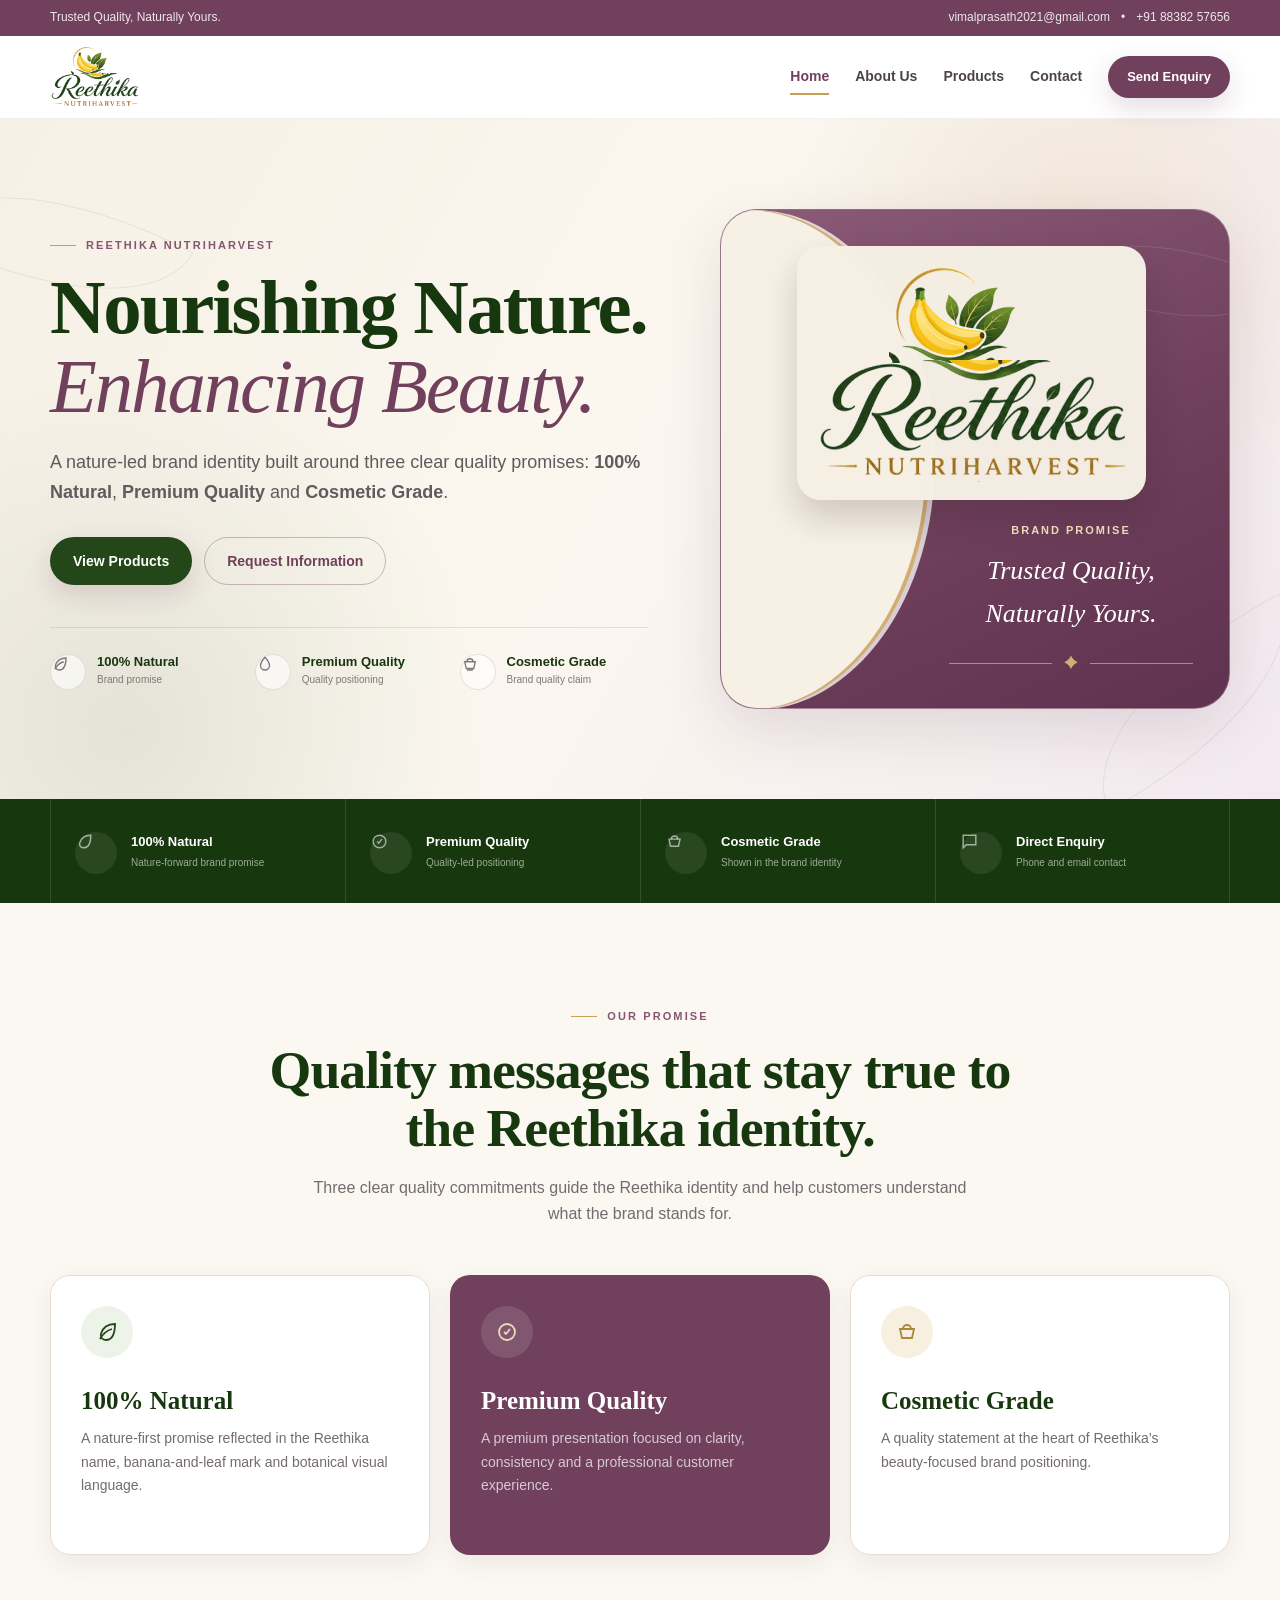
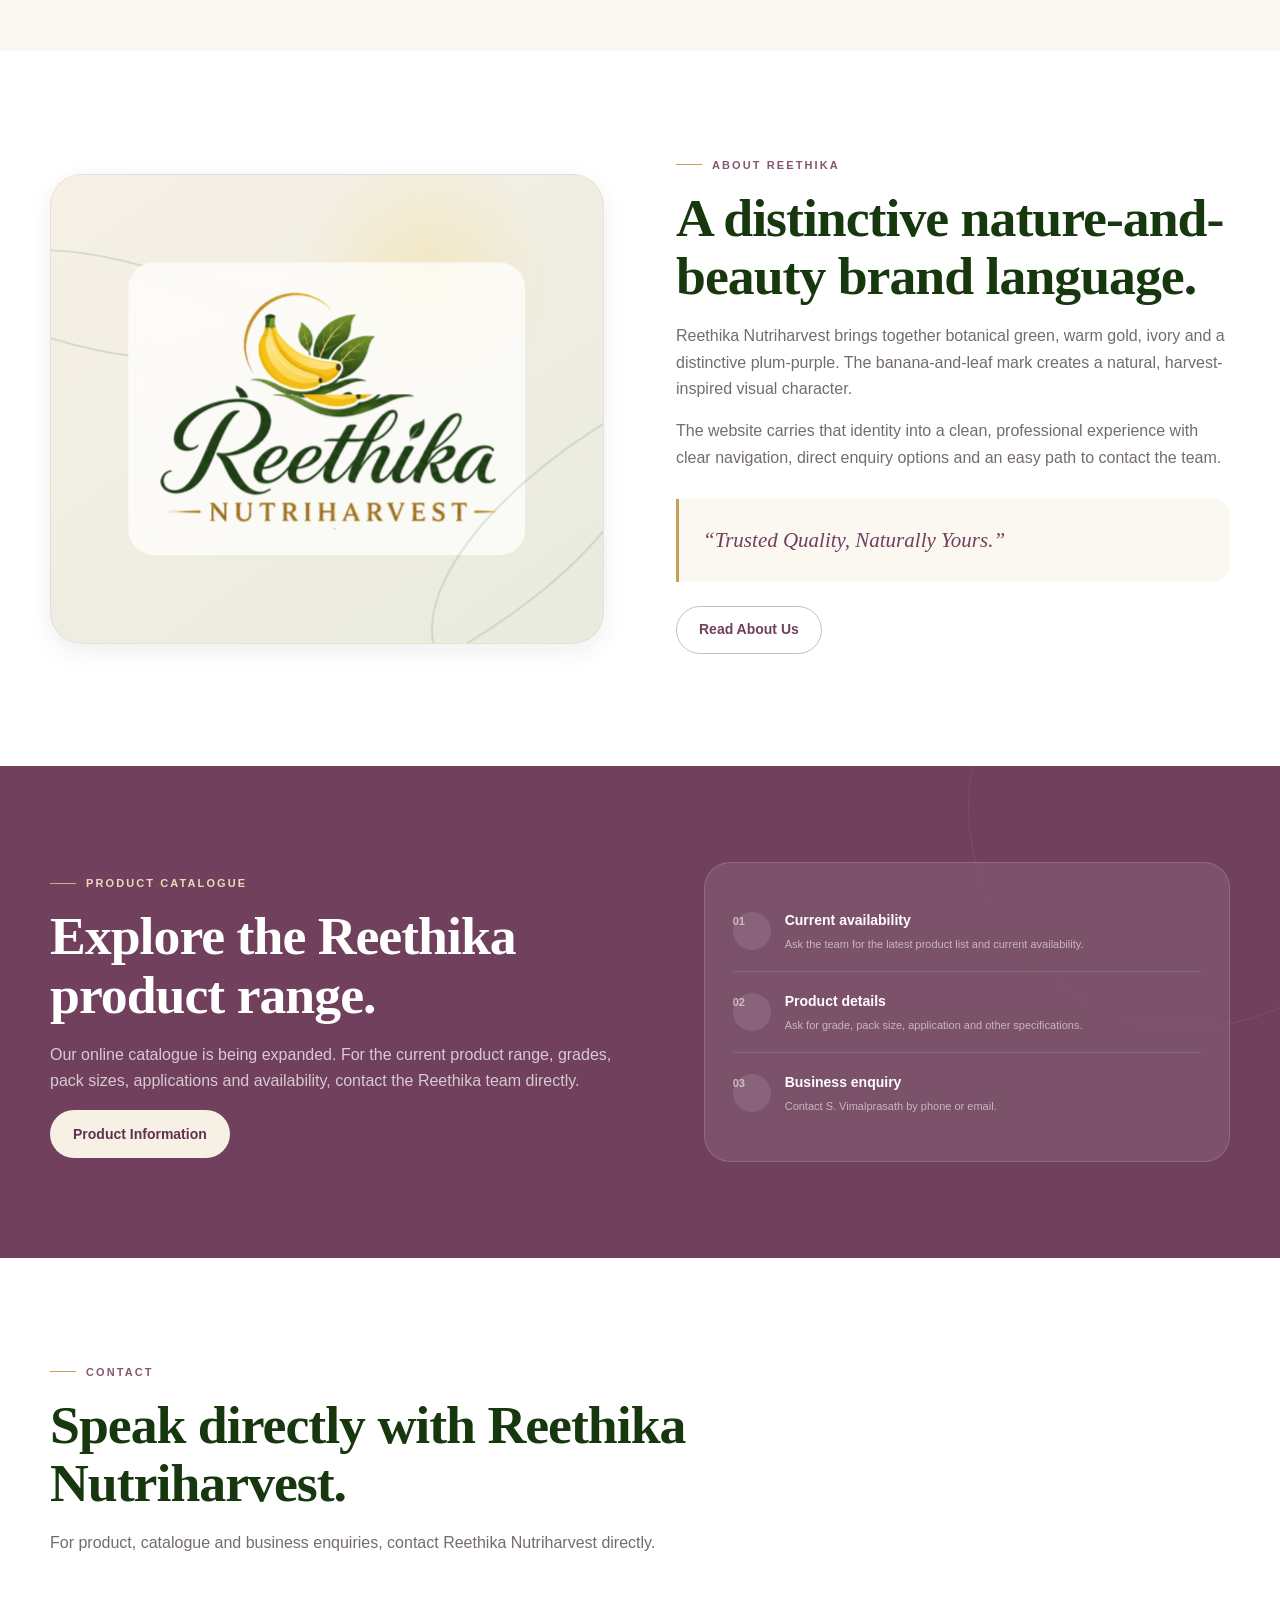
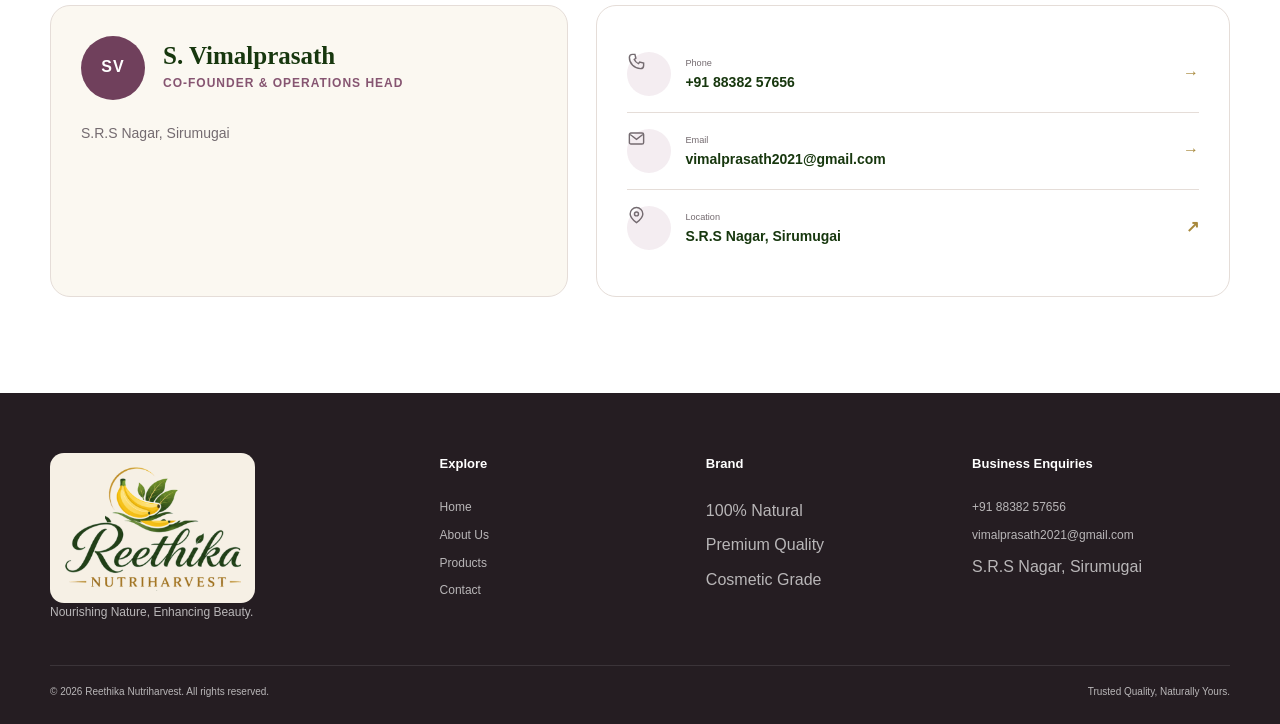
<file: index.html>
<!doctype html>
<html lang="en">
<head>
  <meta charset="utf-8">
  <meta name="viewport" content="width=device-width, initial-scale=1">
  <meta name="description" content="Reethika Nutriharvest - Nourishing Nature, Enhancing Beauty. Contact S. Vimalprasath for product and business enquiries.">
  <meta name="theme-color" content="#70405c">
  <title>Reethika Nutriharvest | Nourishing Nature, Enhancing Beauty</title>
  <link rel="icon" href="assets/favicon.png" type="image/png">
  <link rel="manifest" href="manifest.webmanifest">
  <link rel="stylesheet" href="styles.css">
  <script type="application/ld+json">
  {
    "@context": "https://schema.org",
    "@type": "Organization",
    "name": "Reethika Nutriharvest",
    "description": "Nourishing Nature, Enhancing Beauty.",
    "email": "vimalprasath2021@gmail.com",
    "telephone": "+918838257656",
    "address": {
      "@type": "PostalAddress",
      "streetAddress": "S.R.S Nagar",
      "addressLocality": "Sirumugai",
      "addressCountry": "IN"
    },
    "contactPoint": {
      "@type": "ContactPoint",
      "contactType": "business enquiries",
      "telephone": "+918838257656",
      "email": "vimalprasath2021@gmail.com"
    }
  }
  </script>
</head>
<body>
  <a class="skip-link" href="#main">Skip to main content</a>
  <header class="site-header">
    <div class="utility-bar">
      <div class="container utility-inner">
        <span>Trusted Quality, Naturally Yours.</span>
        <div class="utility-links">
          <a href="mailto:vimalprasath2021@gmail.com">vimalprasath2021@gmail.com</a>
          <span aria-hidden="true">•</span>
          <a href="tel:+918838257656">+91 88382 57656</a>
        </div>
      </div>
    </div>
    <nav class="nav container" aria-label="Main navigation">
      <a class="logo-link" href="index.html" aria-label="Reethika Nutriharvest home">
        <img src="assets/reethika-logo.png" alt="Reethika Nutriharvest">
      </a>
      <button class="menu-button" type="button" aria-expanded="false" aria-controls="main-menu" aria-label="Open navigation"><span></span><span></span><span></span></button>
      <div class="nav-links" id="main-menu">
        <a href="index.html" aria-current="page">Home</a>
        <a href="about.html">About Us</a>
        <a href="products.html">Products</a>
        <a href="contact.html">Contact</a>
        <a class="button button-small" href="contact.html#enquiry">Send Enquiry</a>
      </div>
    </nav>
  </header>

  <main id="main">
    <section class="hero">
      <div class="container hero-grid">
        <div class="hero-copy reveal">
          <span class="eyebrow">Reethika Nutriharvest</span>
          <h1>Nourishing Nature.<br><em>Enhancing Beauty.</em></h1>
          <p class="hero-lead">A nature-led brand identity built around three clear quality promises: <strong>100% Natural</strong>, <strong>Premium Quality</strong> and <strong>Cosmetic Grade</strong>.</p>
          <div class="hero-actions">
            <a class="button button-green" href="products.html">View Products</a>
            <a class="button button-secondary" href="contact.html#enquiry">Request Information</a>
          </div>
          <div class="hero-badges" aria-label="Brand quality promises">
            <div class="hero-badge">
              <span class="hero-badge-icon" aria-hidden="true"><svg viewBox="0 0 24 24" fill="none" stroke="currentColor" stroke-width="1.8"><path d="M20 4c-7.5.1-12.2 3.4-14 9.7C4.9 17.4 7.5 20 11 20c6.3 0 8.9-6.6 9-16Z"/><path d="M5 19c2.9-5.2 6.7-8.5 12-10"/></svg></span>
              <div><strong>100% Natural</strong><span>Brand promise</span></div>
            </div>
            <div class="hero-badge">
              <span class="hero-badge-icon" aria-hidden="true"><svg viewBox="0 0 24 24" fill="none" stroke="currentColor" stroke-width="1.8"><path d="M12 3s6 6.6 6 11a6 6 0 0 1-12 0c0-4.4 6-11 6-11Z"/></svg></span>
              <div><strong>Premium Quality</strong><span>Quality positioning</span></div>
            </div>
            <div class="hero-badge">
              <span class="hero-badge-icon" aria-hidden="true"><svg viewBox="0 0 24 24" fill="none" stroke="currentColor" stroke-width="1.8"><path d="M5 9h14l-2 9H7L5 9Z"/><path d="M8 9c0-2.2 1.8-4 4-4s4 1.8 4 4"/><path d="M9 18v2h6v-2"/></svg></span>
              <div><strong>Cosmetic Grade</strong><span>Brand quality claim</span></div>
            </div>
          </div>
        </div>

        <div class="hero-visual reveal delay-1" aria-label="Reethika Nutriharvest brand presentation">
          <div class="brand-card">
            <div class="brand-logo-panel"><img src="assets/reethika-logo.png" alt="Reethika Nutriharvest logo"></div>
            <div class="brand-card-copy">
              <span>Brand Promise</span>
              <strong>Trusted Quality, Naturally Yours.</strong>
              <div class="gold-rule" aria-hidden="true"><svg viewBox="0 0 24 24" fill="currentColor"><path d="M12 2c1.8 4.2 4.8 7.2 9 9-4.2 1.8-7.2 4.8-9 9-1.8-4.2-4.8-7.2-9-9 4.2-1.8 7.2-4.8 9-9Z"/></svg></div>
            </div>
          </div>
        </div>
      </div>
    </section>

    <section class="brand-strip" aria-label="Reethika brand highlights">
      <div class="container strip-grid">
        <div class="strip-item"><span class="strip-icon" aria-hidden="true"><svg viewBox="0 0 24 24" fill="none" stroke="currentColor" stroke-width="1.8"><path d="M20 4c-7.5.1-12.2 3.4-14 9.7C4.9 17.4 7.5 20 11 20c6.3 0 8.9-6.6 9-16Z"/></svg></span><div><strong>100% Natural</strong><span>Nature-forward brand promise</span></div></div>
        <div class="strip-item"><span class="strip-icon" aria-hidden="true"><svg viewBox="0 0 24 24" fill="none" stroke="currentColor" stroke-width="1.8"><circle cx="12" cy="12" r="8"/><path d="m9 12 2 2 4-5"/></svg></span><div><strong>Premium Quality</strong><span>Quality-led positioning</span></div></div>
        <div class="strip-item"><span class="strip-icon" aria-hidden="true"><svg viewBox="0 0 24 24" fill="none" stroke="currentColor" stroke-width="1.8"><path d="M5 9h14l-2 9H7L5 9Z"/><path d="M8 9c0-2.2 1.8-4 4-4s4 1.8 4 4"/></svg></span><div><strong>Cosmetic Grade</strong><span>Shown in the brand identity</span></div></div>
        <div class="strip-item"><span class="strip-icon" aria-hidden="true"><svg viewBox="0 0 24 24" fill="none" stroke="currentColor" stroke-width="1.8"><path d="M4 4h16v12H8l-4 4V4Z"/></svg></span><div><strong>Direct Enquiry</strong><span>Phone and email contact</span></div></div>
      </div>
    </section>

    <section class="section section-soft">
      <div class="container">
        <div class="section-heading centered reveal">
          <span class="eyebrow">Our Promise</span>
          <h2>Quality messages that stay true to the Reethika identity.</h2>
          <p>Three clear quality commitments guide the Reethika identity and help customers understand what the brand stands for.</p>
        </div>
        <div class="promise-grid">
          <article class="promise-card reveal">
            <div class="promise-icon green" aria-hidden="true"><svg viewBox="0 0 24 24" fill="none" stroke="currentColor" stroke-width="1.8"><path d="M20 4c-7.5.1-12.2 3.4-14 9.7C4.9 17.4 7.5 20 11 20c6.3 0 8.9-6.6 9-16Z"/><path d="M5 19c2.9-5.2 6.7-8.5 12-10"/></svg></div>
            <h3>100% Natural</h3>
            <p>A nature-first promise reflected in the Reethika name, banana-and-leaf mark and botanical visual language.</p>
          </article>
          <article class="promise-card featured reveal delay-1">
            <div class="promise-icon purple" aria-hidden="true"><svg viewBox="0 0 24 24" fill="none" stroke="currentColor" stroke-width="1.8"><circle cx="12" cy="12" r="8"/><path d="m9 12 2 2 4-5"/></svg></div>
            <h3>Premium Quality</h3>
            <p>A premium presentation focused on clarity, consistency and a professional customer experience.</p>
          </article>
          <article class="promise-card reveal delay-2">
            <div class="promise-icon gold" aria-hidden="true"><svg viewBox="0 0 24 24" fill="none" stroke="currentColor" stroke-width="1.8"><path d="M5 9h14l-2 9H7L5 9Z"/><path d="M8 9c0-2.2 1.8-4 4-4s4 1.8 4 4"/></svg></div>
            <h3>Cosmetic Grade</h3>
            <p>A quality statement at the heart of Reethika’s beauty-focused brand positioning.</p>
          </article>
        </div>
      </div>
    </section>

    <section class="section">
      <div class="container split-grid">
        <div class="brand-story-visual reveal" aria-hidden="true">
          <div class="brand-story-logo"><img src="assets/reethika-logo.png" alt=""></div>
        </div>
        <div class="story-copy reveal delay-1">
          <span class="eyebrow">About Reethika</span>
          <h2>A distinctive nature-and-beauty brand language.</h2>
          <p>Reethika Nutriharvest brings together botanical green, warm gold, ivory and a distinctive plum-purple. The banana-and-leaf mark creates a natural, harvest-inspired visual character.</p>
          <p>The website carries that identity into a clean, professional experience with clear navigation, direct enquiry options and an easy path to contact the team.</p>
          <div class="quote-box"><p>“Trusted Quality, Naturally Yours.”</p></div>
          <p style="margin-top:24px"><a class="button button-secondary" href="about.html">Read About Us</a></p>
        </div>
      </div>
    </section>

    <section class="section catalogue-band">
      <div class="container catalogue-grid">
        <div class="reveal">
          <span class="eyebrow eyebrow-light">Product Catalogue</span>
          <h2>Explore the Reethika product range.</h2>
          <p>Our online catalogue is being expanded. For the current product range, grades, pack sizes, applications and availability, contact the Reethika team directly.</p>
          <a class="button button-cream" href="products.html">Product Information</a>
        </div>
        <div class="catalogue-status reveal delay-1">
          <div class="catalogue-status-item"><span class="catalogue-status-num">01</span><div><strong>Current availability</strong><span>Ask the team for the latest product list and current availability.</span></div></div>
          <div class="catalogue-status-item"><span class="catalogue-status-num">02</span><div><strong>Product details</strong><span>Ask for grade, pack size, application and other specifications.</span></div></div>
          <div class="catalogue-status-item"><span class="catalogue-status-num">03</span><div><strong>Business enquiry</strong><span>Contact S. Vimalprasath by phone or email.</span></div></div>
        </div>
      </div>
    </section>

    <section class="section" id="contact-preview">
      <div class="container">
        <div class="section-heading reveal">
          <span class="eyebrow">Contact</span>
          <h2>Speak directly with Reethika Nutriharvest.</h2>
          <p>For product, catalogue and business enquiries, contact Reethika Nutriharvest directly.</p>
        </div>
        <div class="contact-snapshot">
          <article class="contact-person-card reveal">
            <div class="contact-person-top">
              <div class="initials" aria-hidden="true">SV</div>
              <div><h3>S. Vimalprasath</h3><div class="contact-role">Co-Founder &amp; Operations Head</div></div>
            </div>
            <p>S.R.S Nagar, Sirumugai</p>
          </article>
          <div class="contact-links-card reveal delay-1">
            <a class="contact-link" href="tel:+918838257656"><span class="contact-link-icon" aria-hidden="true"><svg viewBox="0 0 24 24" fill="none" stroke="currentColor" stroke-width="1.8"><path d="M7 3h3l1.2 5-2 1.5c1.1 2.4 2.9 4.2 5.3 5.3l1.5-2L21 14v3c0 2.2-1.8 4-4 4C9.3 21 3 14.7 3 7c0-2.2 1.8-4 4-4Z"/></svg></span><span><small>Phone</small><strong>+91 88382 57656</strong></span><b class="contact-arrow" aria-hidden="true">→</b></a>
            <a class="contact-link" href="mailto:vimalprasath2021@gmail.com"><span class="contact-link-icon" aria-hidden="true"><svg viewBox="0 0 24 24" fill="none" stroke="currentColor" stroke-width="1.8"><rect x="3" y="5" width="18" height="14" rx="2"/><path d="m4 7 8 6 8-6"/></svg></span><span><small>Email</small><strong>vimalprasath2021@gmail.com</strong></span><b class="contact-arrow" aria-hidden="true">→</b></a>
            <a class="contact-link" href="https://www.google.com/maps/search/?api=1&query=S.R.S+Nagar,+Sirumugai" target="_blank" rel="noopener noreferrer"><span class="contact-link-icon" aria-hidden="true"><svg viewBox="0 0 24 24" fill="none" stroke="currentColor" stroke-width="1.8"><path d="M20 10c0 5-8 11-8 11S4 15 4 10a8 8 0 1 1 16 0Z"/><circle cx="12" cy="10" r="2.5"/></svg></span><span><small>Location</small><strong>S.R.S Nagar, Sirumugai</strong></span><b class="contact-arrow" aria-hidden="true">↗</b></a>
          </div>
        </div>
      </div>
    </section>
  </main>

  <footer class="footer">
    <div class="container footer-grid">
      <div class="footer-brand"><img class="footer-logo" src="assets/reethika-logo.png" alt="Reethika Nutriharvest"><p>Nourishing Nature, Enhancing Beauty.</p></div>
      <div class="footer-col"><h4>Explore</h4><a href="index.html">Home</a><a href="about.html">About Us</a><a href="products.html">Products</a><a href="contact.html">Contact</a></div>
      <div class="footer-col"><h4>Brand</h4><span>100% Natural</span><span>Premium Quality</span><span>Cosmetic Grade</span></div>
      <div class="footer-col footer-contact"><h4>Business Enquiries</h4><a href="tel:+918838257656">+91 88382 57656</a><a href="mailto:vimalprasath2021@gmail.com">vimalprasath2021@gmail.com</a><span>S.R.S Nagar, Sirumugai</span></div>
    </div>
    <div class="container footer-bottom"><span>© <span data-year></span> Reethika Nutriharvest. All rights reserved.</span><span>Trusted Quality, Naturally Yours.</span></div>
  </footer>
  <script src="script.js"></script>
</body>
</html>
</file>
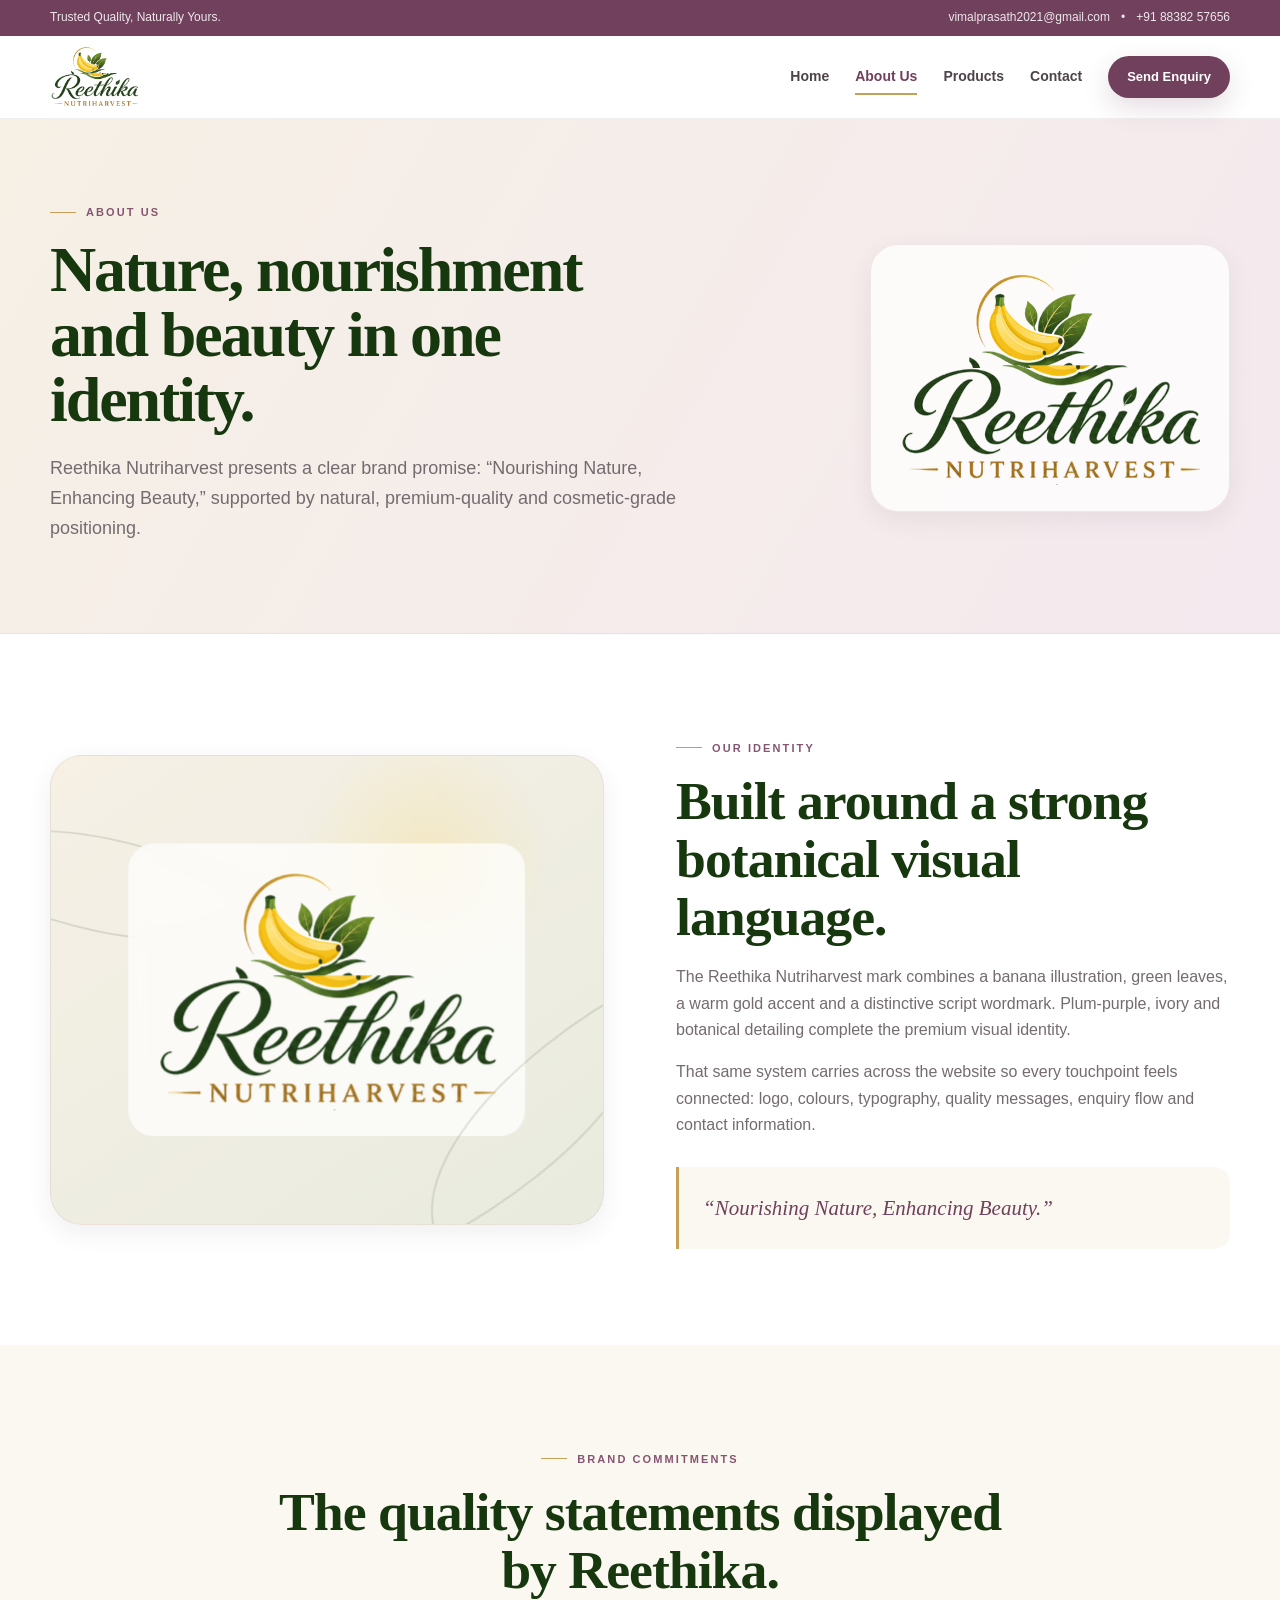
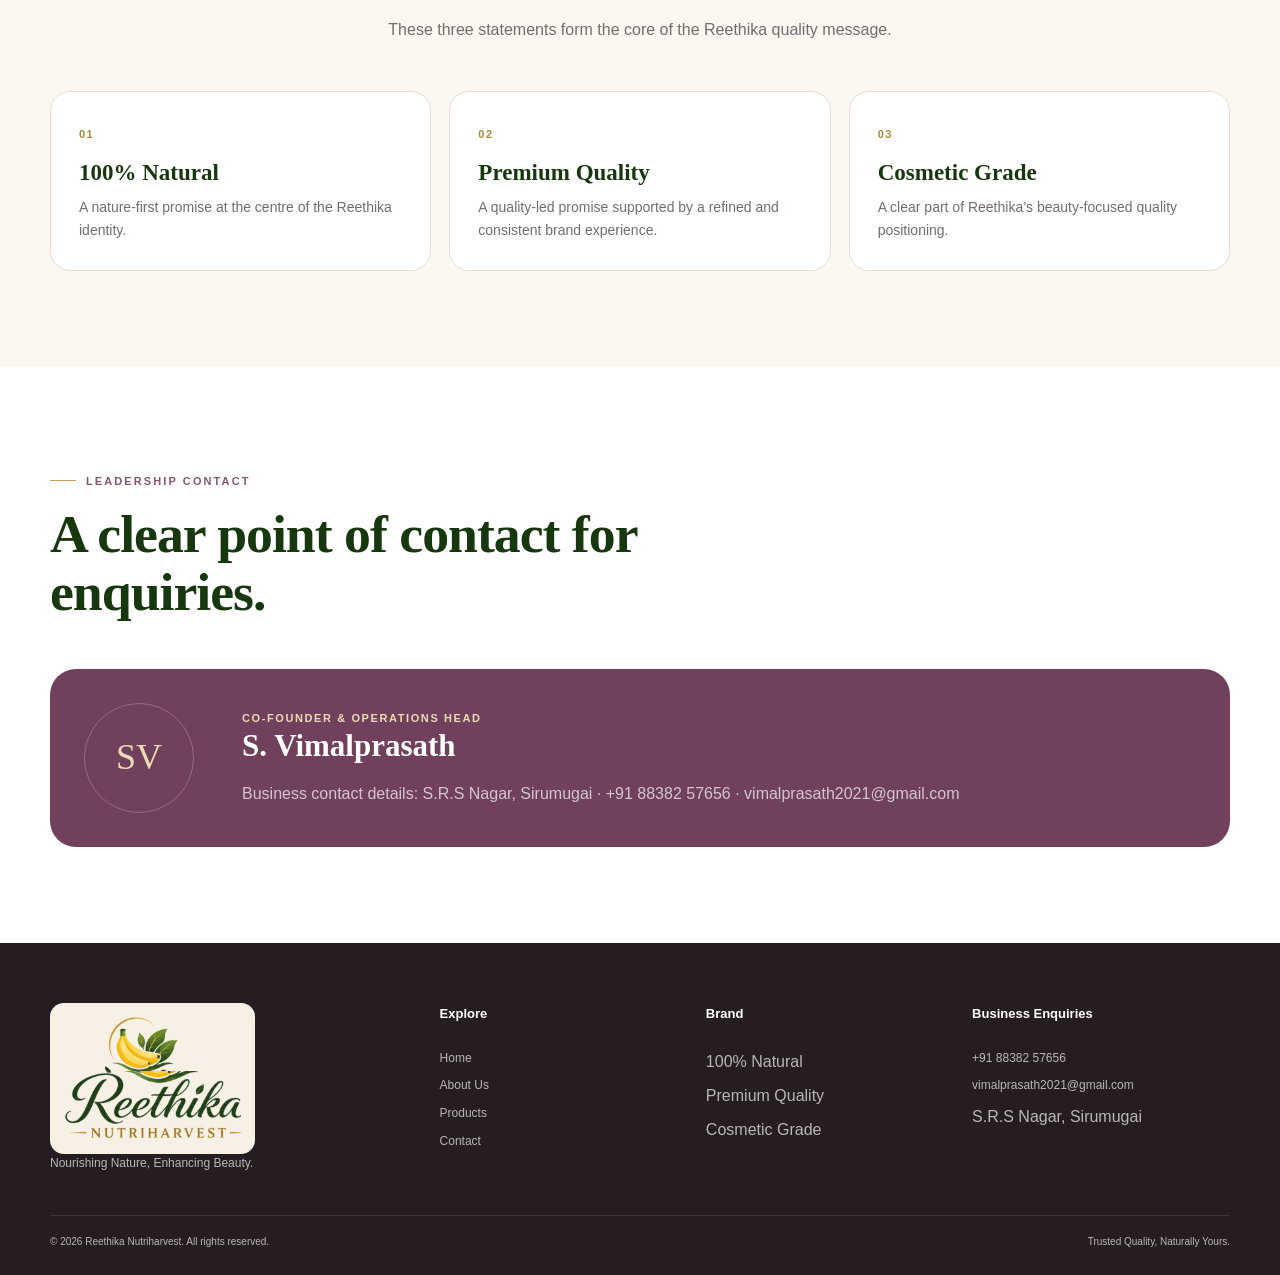
<file: about.html>
<!doctype html>
<html lang="en">
<head>
  <meta charset="utf-8">
  <meta name="viewport" content="width=device-width, initial-scale=1">
  <meta name="description" content="About Reethika Nutriharvest - a nature-led brand with 100% Natural, Premium Quality and Cosmetic Grade quality positioning.">
  <meta name="theme-color" content="#70405c">
  <title>About Us | Reethika Nutriharvest</title>
  <link rel="icon" href="assets/favicon.png" type="image/png">
  <link rel="manifest" href="manifest.webmanifest">
  <link rel="stylesheet" href="styles.css">
</head>
<body>
  <a class="skip-link" href="#main">Skip to main content</a>
  <header class="site-header">
    <div class="utility-bar"><div class="container utility-inner"><span>Trusted Quality, Naturally Yours.</span><div class="utility-links"><a href="mailto:vimalprasath2021@gmail.com">vimalprasath2021@gmail.com</a><span aria-hidden="true">•</span><a href="tel:+918838257656">+91 88382 57656</a></div></div></div>
    <nav class="nav container" aria-label="Main navigation">
      <a class="logo-link" href="index.html" aria-label="Reethika Nutriharvest home"><img src="assets/reethika-logo.png" alt="Reethika Nutriharvest"></a>
      <button class="menu-button" type="button" aria-expanded="false" aria-controls="main-menu" aria-label="Open navigation"><span></span><span></span><span></span></button>
      <div class="nav-links" id="main-menu"><a href="index.html">Home</a><a href="about.html" aria-current="page">About Us</a><a href="products.html">Products</a><a href="contact.html">Contact</a><a class="button button-small" href="contact.html#enquiry">Send Enquiry</a></div>
    </nav>
  </header>

  <main id="main">
    <section class="page-hero">
      <div class="container page-hero-grid">
        <div class="reveal"><span class="eyebrow">About Us</span><h1>Nature, nourishment and beauty in one identity.</h1><p class="lead">Reethika Nutriharvest presents a clear brand promise: “Nourishing Nature, Enhancing Beauty,” supported by natural, premium-quality and cosmetic-grade positioning.</p></div>
        <div class="page-hero-mark reveal delay-1"><img src="assets/reethika-logo.png" alt="Reethika Nutriharvest logo"></div>
      </div>
    </section>

    <section class="section">
      <div class="container split-grid">
        <div class="brand-story-visual reveal" aria-hidden="true"><div class="brand-story-logo"><img src="assets/reethika-logo.png" alt=""></div></div>
        <div class="story-copy reveal delay-1">
          <span class="eyebrow">Our Identity</span>
          <h2>Built around a strong botanical visual language.</h2>
          <p>The Reethika Nutriharvest mark combines a banana illustration, green leaves, a warm gold accent and a distinctive script wordmark. Plum-purple, ivory and botanical detailing complete the premium visual identity.</p>
          <p>That same system carries across the website so every touchpoint feels connected: logo, colours, typography, quality messages, enquiry flow and contact information.</p>
          <div class="quote-box"><p>“Nourishing Nature, Enhancing Beauty.”</p></div>
        </div>
      </div>
    </section>

    <section class="section section-soft">
      <div class="container">
        <div class="section-heading centered reveal"><span class="eyebrow">Brand Commitments</span><h2>The quality statements displayed by Reethika.</h2><p>These three statements form the core of the Reethika quality message.</p></div>
        <div class="about-values">
          <article class="value-card reveal"><span>01</span><h3>100% Natural</h3><p>A nature-first promise at the centre of the Reethika identity.</p></article>
          <article class="value-card reveal delay-1"><span>02</span><h3>Premium Quality</h3><p>A quality-led promise supported by a refined and consistent brand experience.</p></article>
          <article class="value-card reveal delay-2"><span>03</span><h3>Cosmetic Grade</h3><p>A clear part of Reethika’s beauty-focused quality positioning.</p></article>
        </div>
      </div>
    </section>

    <section class="section">
      <div class="container">
        <div class="section-heading reveal"><span class="eyebrow">Leadership Contact</span><h2>A clear point of contact for enquiries.</h2></div>
        <div class="leadership-card reveal delay-1">
          <div class="leadership-initials" aria-hidden="true">SV</div>
          <div><div class="role">Co-Founder &amp; Operations Head</div><h3>S. Vimalprasath</h3><p>Business contact details: S.R.S Nagar, Sirumugai · +91 88382 57656 · vimalprasath2021@gmail.com</p></div>
        </div>
      </div>
    </section>
  </main>

  <footer class="footer">
    <div class="container footer-grid">
      <div class="footer-brand"><img class="footer-logo" src="assets/reethika-logo.png" alt="Reethika Nutriharvest"><p>Nourishing Nature, Enhancing Beauty.</p></div>
      <div class="footer-col"><h4>Explore</h4><a href="index.html">Home</a><a href="about.html">About Us</a><a href="products.html">Products</a><a href="contact.html">Contact</a></div>
      <div class="footer-col"><h4>Brand</h4><span>100% Natural</span><span>Premium Quality</span><span>Cosmetic Grade</span></div>
      <div class="footer-col footer-contact"><h4>Business Enquiries</h4><a href="tel:+918838257656">+91 88382 57656</a><a href="mailto:vimalprasath2021@gmail.com">vimalprasath2021@gmail.com</a><span>S.R.S Nagar, Sirumugai</span></div>
    </div>
    <div class="container footer-bottom"><span>© <span data-year></span> Reethika Nutriharvest. All rights reserved.</span><span>Trusted Quality, Naturally Yours.</span></div>
  </footer>
  <script src="script.js"></script>
</body>
</html>
</file>
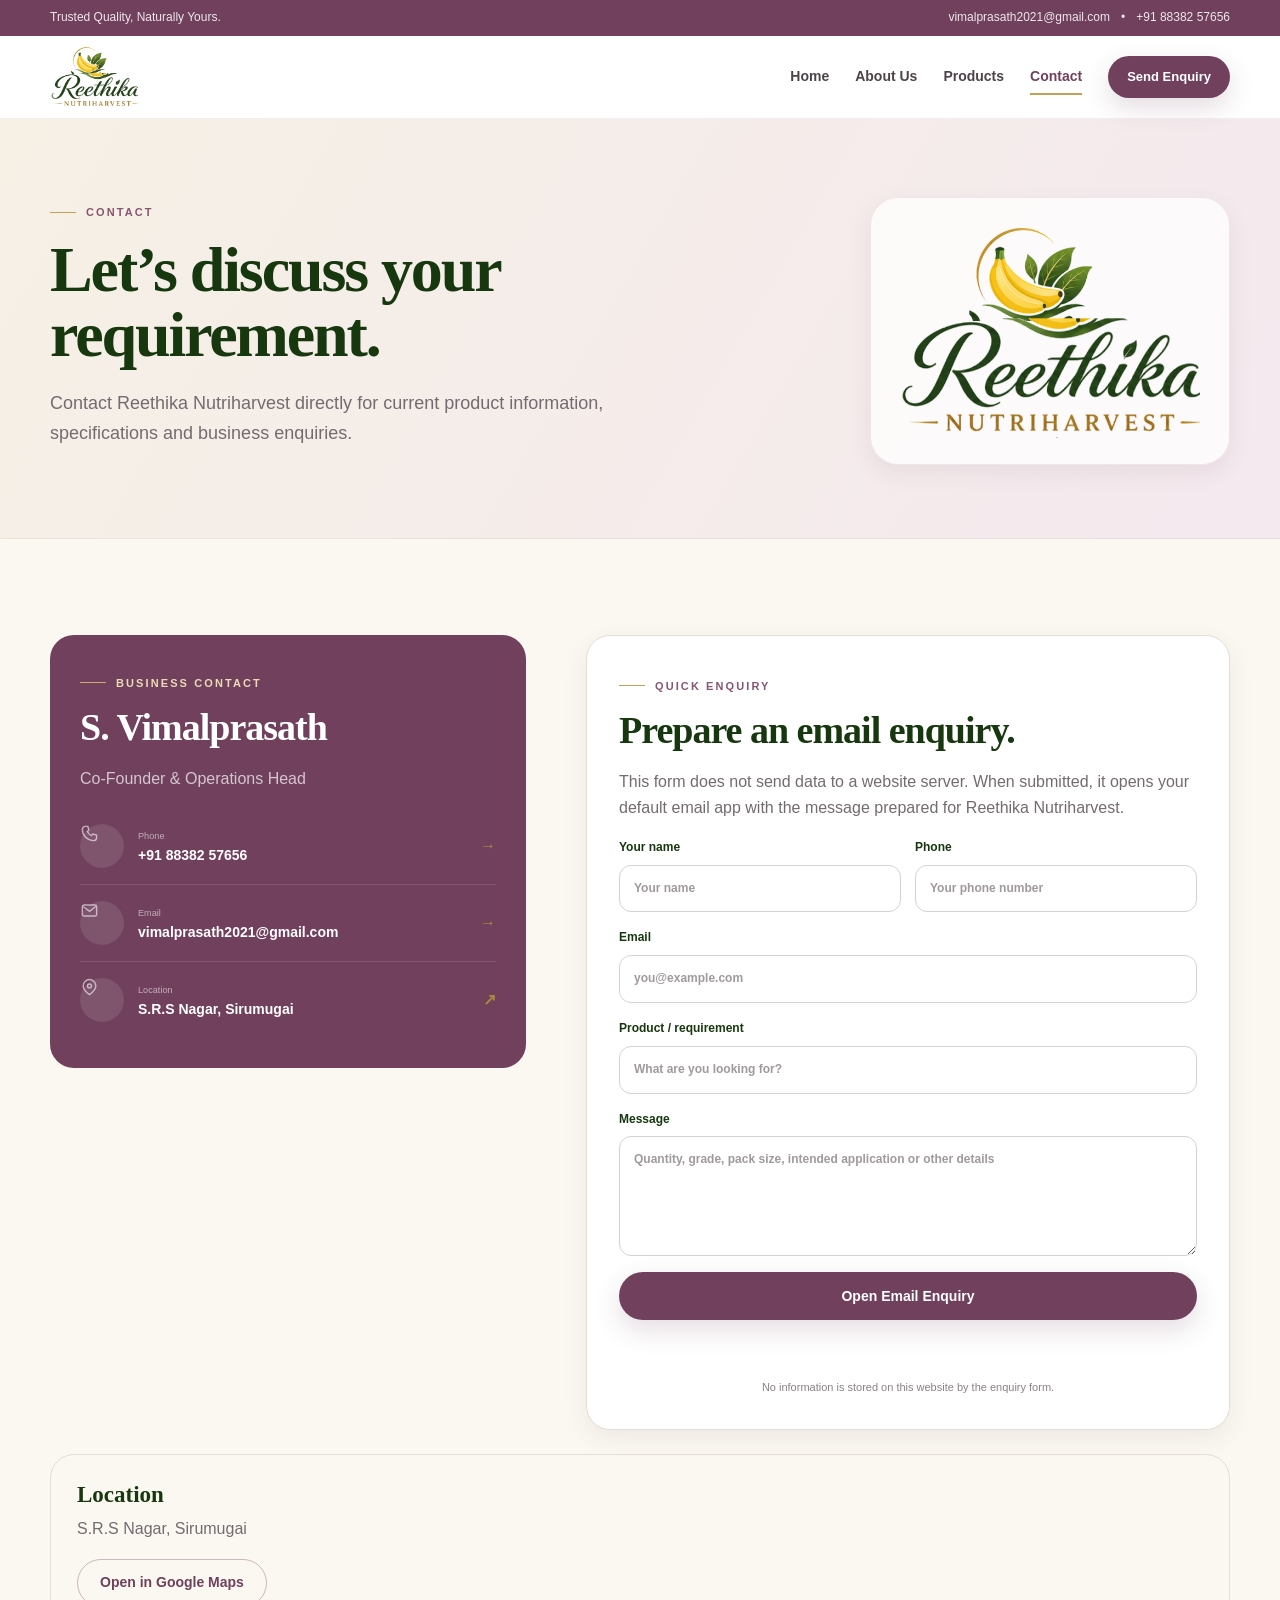
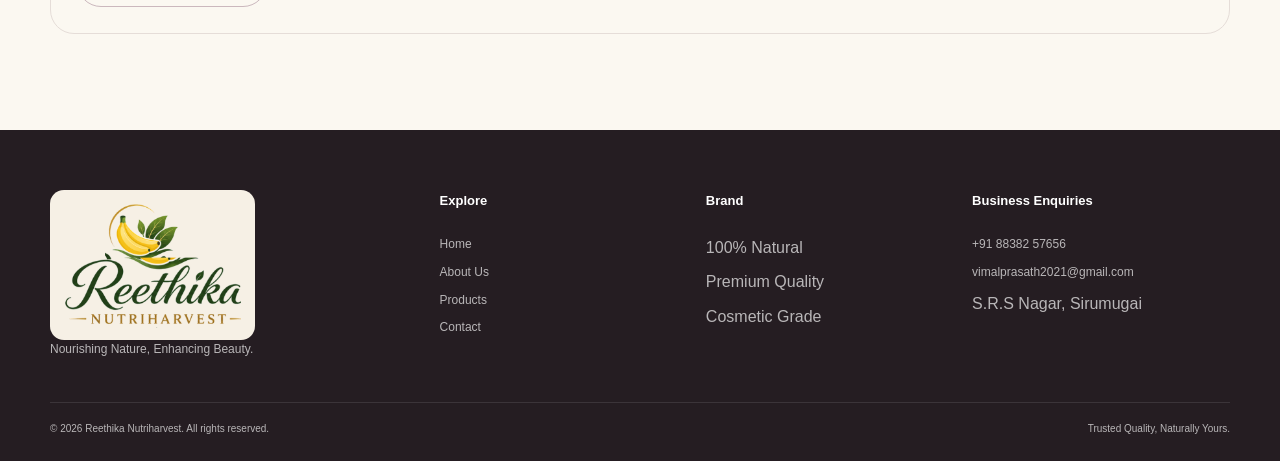
<file: contact.html>
<!doctype html>
<html lang="en">
<head>
  <meta charset="utf-8">
  <meta name="viewport" content="width=device-width, initial-scale=1">
  <meta name="description" content="Contact Reethika Nutriharvest. S. Vimalprasath, Co-Founder & Operations Head. S.R.S Nagar, Sirumugai. Phone +91 88382 57656.">
  <meta name="theme-color" content="#70405c">
  <title>Contact | Reethika Nutriharvest</title>
  <link rel="icon" href="assets/favicon.png" type="image/png">
  <link rel="manifest" href="manifest.webmanifest">
  <link rel="stylesheet" href="styles.css">
</head>
<body>
  <a class="skip-link" href="#main">Skip to main content</a>
  <header class="site-header">
    <div class="utility-bar"><div class="container utility-inner"><span>Trusted Quality, Naturally Yours.</span><div class="utility-links"><a href="mailto:vimalprasath2021@gmail.com">vimalprasath2021@gmail.com</a><span aria-hidden="true">•</span><a href="tel:+918838257656">+91 88382 57656</a></div></div></div>
    <nav class="nav container" aria-label="Main navigation">
      <a class="logo-link" href="index.html" aria-label="Reethika Nutriharvest home"><img src="assets/reethika-logo.png" alt="Reethika Nutriharvest"></a>
      <button class="menu-button" type="button" aria-expanded="false" aria-controls="main-menu" aria-label="Open navigation"><span></span><span></span><span></span></button>
      <div class="nav-links" id="main-menu"><a href="index.html">Home</a><a href="about.html">About Us</a><a href="products.html">Products</a><a href="contact.html" aria-current="page">Contact</a><a class="button button-small" href="#enquiry">Send Enquiry</a></div>
    </nav>
  </header>

  <main id="main">
    <section class="page-hero">
      <div class="container page-hero-grid">
        <div class="reveal"><span class="eyebrow">Contact</span><h1>Let’s discuss your requirement.</h1><p class="lead">Contact Reethika Nutriharvest directly for current product information, specifications and business enquiries.</p></div>
        <div class="page-hero-mark reveal delay-1"><img src="assets/reethika-logo.png" alt="Reethika Nutriharvest logo"></div>
      </div>
    </section>

    <section class="section section-soft" id="enquiry">
      <div class="container enquiry-layout">
        <aside class="contact-panel reveal">
          <span class="eyebrow eyebrow-light">Business Contact</span>
          <h2>S. Vimalprasath</h2>
          <p>Co-Founder &amp; Operations Head</p>
          <a class="contact-link" href="tel:+918838257656"><span class="contact-link-icon" aria-hidden="true"><svg viewBox="0 0 24 24" fill="none" stroke="currentColor" stroke-width="1.8"><path d="M7 3h3l1.2 5-2 1.5c1.1 2.4 2.9 4.2 5.3 5.3l1.5-2L21 14v3c0 2.2-1.8 4-4 4C9.3 21 3 14.7 3 7c0-2.2 1.8-4 4-4Z"/></svg></span><span><small>Phone</small><strong>+91 88382 57656</strong></span><b class="contact-arrow" aria-hidden="true">→</b></a>
          <a class="contact-link" href="mailto:vimalprasath2021@gmail.com"><span class="contact-link-icon" aria-hidden="true"><svg viewBox="0 0 24 24" fill="none" stroke="currentColor" stroke-width="1.8"><rect x="3" y="5" width="18" height="14" rx="2"/><path d="m4 7 8 6 8-6"/></svg></span><span><small>Email</small><strong>vimalprasath2021@gmail.com</strong></span><b class="contact-arrow" aria-hidden="true">→</b></a>
          <a class="contact-link" href="https://www.google.com/maps/search/?api=1&query=S.R.S+Nagar,+Sirumugai" target="_blank" rel="noopener noreferrer"><span class="contact-link-icon" aria-hidden="true"><svg viewBox="0 0 24 24" fill="none" stroke="currentColor" stroke-width="1.8"><path d="M20 10c0 5-8 11-8 11S4 15 4 10a8 8 0 1 1 16 0Z"/><circle cx="12" cy="10" r="2.5"/></svg></span><span><small>Location</small><strong>S.R.S Nagar, Sirumugai</strong></span><b class="contact-arrow" aria-hidden="true">↗</b></a>
        </aside>

        <div class="form-card reveal delay-1">
          <span class="eyebrow">Quick Enquiry</span>
          <h2 style="font-size:38px">Prepare an email enquiry.</h2>
          <p style="color:var(--muted)">This form does not send data to a website server. When submitted, it opens your default email app with the message prepared for Reethika Nutriharvest.</p>
          <form class="form-grid" id="enquiryForm">
            <div class="form-row">
              <label>Your name<input type="text" name="name" autocomplete="name" required placeholder="Your name"></label>
              <label>Phone<input type="tel" name="phone" autocomplete="tel" placeholder="Your phone number"></label>
            </div>
            <label>Email<input type="email" name="email" autocomplete="email" required placeholder="you@example.com"></label>
            <label>Product / requirement<input type="text" name="requirement" required placeholder="What are you looking for?"></label>
            <label>Message<textarea name="message" placeholder="Quantity, grade, pack size, intended application or other details"></textarea></label>
            <button class="button full-width" type="submit">Open Email Enquiry</button>
            <p class="form-status" aria-live="polite"></p>
            <p class="form-note">No information is stored on this website by the enquiry form.</p>
          </form>
        </div>
      </div>

      <div class="container">
        <div class="map-card reveal">
          <h3>Location</h3>
          <p>S.R.S Nagar, Sirumugai</p>
          <a class="button button-secondary" href="https://www.google.com/maps/search/?api=1&query=S.R.S+Nagar,+Sirumugai" target="_blank" rel="noopener noreferrer">Open in Google Maps</a>
        </div>
      </div>
    </section>
  </main>

  <footer class="footer">
    <div class="container footer-grid">
      <div class="footer-brand"><img class="footer-logo" src="assets/reethika-logo.png" alt="Reethika Nutriharvest"><p>Nourishing Nature, Enhancing Beauty.</p></div>
      <div class="footer-col"><h4>Explore</h4><a href="index.html">Home</a><a href="about.html">About Us</a><a href="products.html">Products</a><a href="contact.html">Contact</a></div>
      <div class="footer-col"><h4>Brand</h4><span>100% Natural</span><span>Premium Quality</span><span>Cosmetic Grade</span></div>
      <div class="footer-col footer-contact"><h4>Business Enquiries</h4><a href="tel:+918838257656">+91 88382 57656</a><a href="mailto:vimalprasath2021@gmail.com">vimalprasath2021@gmail.com</a><span>S.R.S Nagar, Sirumugai</span></div>
    </div>
    <div class="container footer-bottom"><span>© <span data-year></span> Reethika Nutriharvest. All rights reserved.</span><span>Trusted Quality, Naturally Yours.</span></div>
  </footer>
  <script src="script.js"></script>
</body>
</html>
</file>
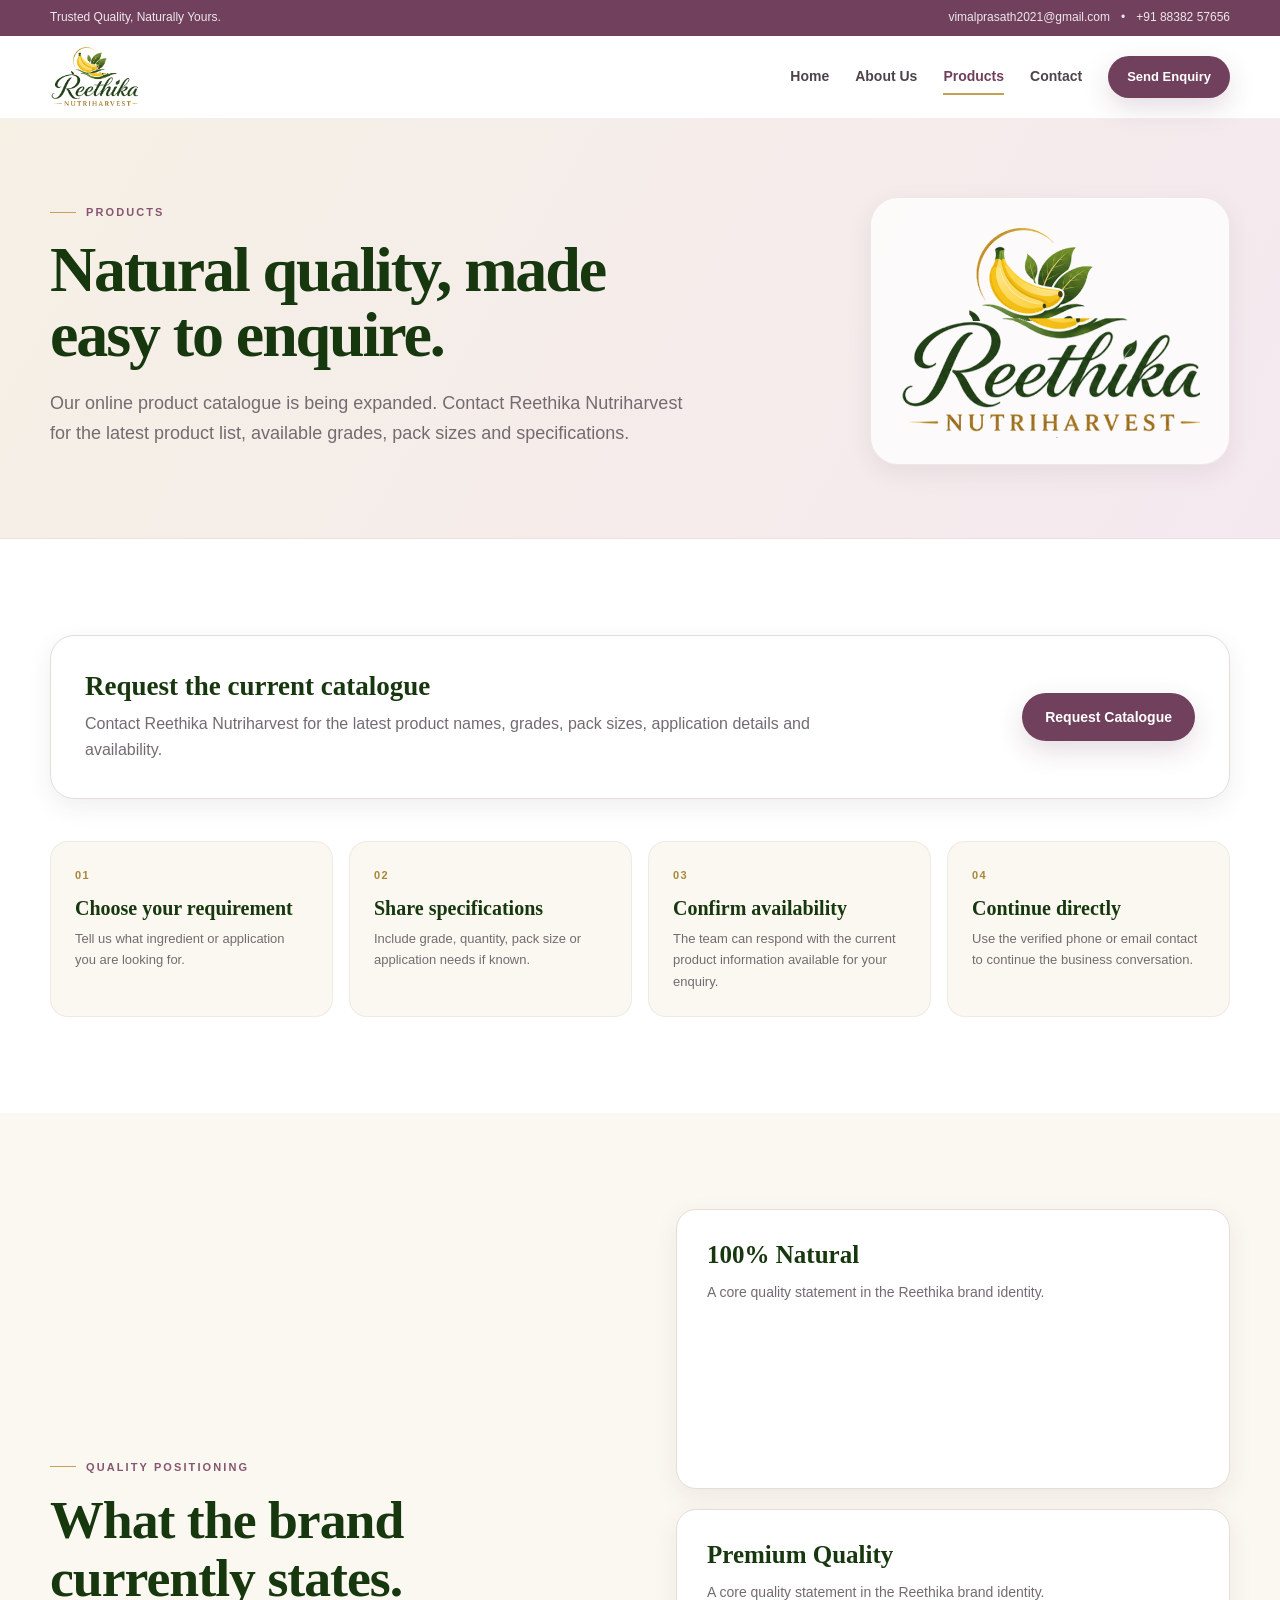
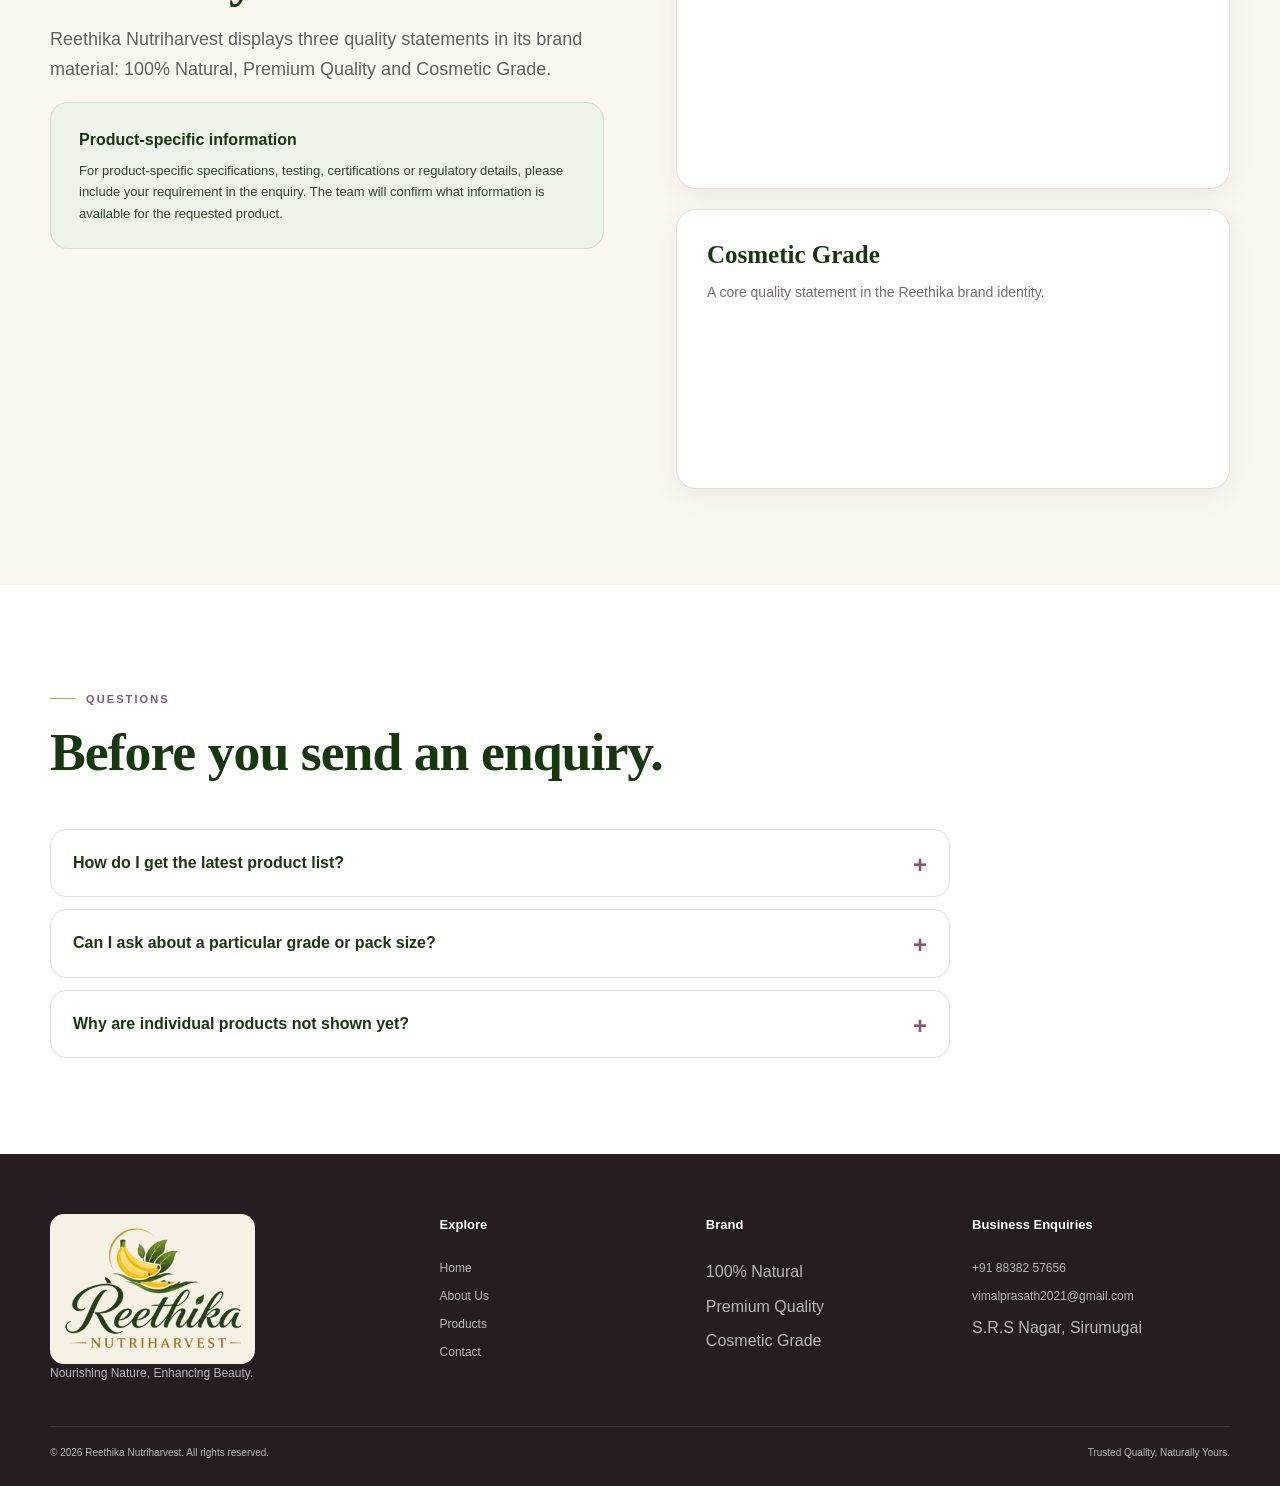
<file: products.html>
<!doctype html>
<html lang="en">
<head>
  <meta charset="utf-8">
  <meta name="viewport" content="width=device-width, initial-scale=1">
  <meta name="description" content="Request the current Reethika Nutriharvest product catalogue, grades, pack sizes and availability.">
  <meta name="theme-color" content="#70405c">
  <title>Products | Reethika Nutriharvest</title>
  <link rel="icon" href="assets/favicon.png" type="image/png">
  <link rel="manifest" href="manifest.webmanifest">
  <link rel="stylesheet" href="styles.css">
</head>
<body>
  <a class="skip-link" href="#main">Skip to main content</a>
  <header class="site-header">
    <div class="utility-bar"><div class="container utility-inner"><span>Trusted Quality, Naturally Yours.</span><div class="utility-links"><a href="mailto:vimalprasath2021@gmail.com">vimalprasath2021@gmail.com</a><span aria-hidden="true">•</span><a href="tel:+918838257656">+91 88382 57656</a></div></div></div>
    <nav class="nav container" aria-label="Main navigation">
      <a class="logo-link" href="index.html" aria-label="Reethika Nutriharvest home"><img src="assets/reethika-logo.png" alt="Reethika Nutriharvest"></a>
      <button class="menu-button" type="button" aria-expanded="false" aria-controls="main-menu" aria-label="Open navigation"><span></span><span></span><span></span></button>
      <div class="nav-links" id="main-menu"><a href="index.html">Home</a><a href="about.html">About Us</a><a href="products.html" aria-current="page">Products</a><a href="contact.html">Contact</a><a class="button button-small" href="contact.html#enquiry">Send Enquiry</a></div>
    </nav>
  </header>

  <main id="main">
    <section class="page-hero">
      <div class="container page-hero-grid">
        <div class="reveal"><span class="eyebrow">Products</span><h1>Natural quality, made easy to enquire.</h1><p class="lead">Our online product catalogue is being expanded. Contact Reethika Nutriharvest for the latest product list, available grades, pack sizes and specifications.</p></div>
        <div class="page-hero-mark reveal delay-1"><img src="assets/reethika-logo.png" alt="Reethika Nutriharvest logo"></div>
      </div>
    </section>

    <section class="section">
      <div class="container">
        <div class="product-status-card reveal">
          <div><h3>Request the current catalogue</h3><p>Contact Reethika Nutriharvest for the latest product names, grades, pack sizes, application details and availability.</p></div>
          <a class="button" href="contact.html#enquiry">Request Catalogue</a>
        </div>
        <div class="product-process">
          <article class="process-card reveal"><span class="process-num">01</span><h3>Choose your requirement</h3><p>Tell us what ingredient or application you are looking for.</p></article>
          <article class="process-card reveal delay-1"><span class="process-num">02</span><h3>Share specifications</h3><p>Include grade, quantity, pack size or application needs if known.</p></article>
          <article class="process-card reveal delay-2"><span class="process-num">03</span><h3>Confirm availability</h3><p>The team can respond with the current product information available for your enquiry.</p></article>
          <article class="process-card reveal"><span class="process-num">04</span><h3>Continue directly</h3><p>Use the verified phone or email contact to continue the business conversation.</p></article>
        </div>
      </div>
    </section>

    <section class="section section-soft">
      <div class="container split-grid">
        <div class="reveal">
          <span class="eyebrow">Quality Positioning</span>
          <h2>What the brand currently states.</h2>
          <p class="lead">Reethika Nutriharvest displays three quality statements in its brand material: 100% Natural, Premium Quality and Cosmetic Grade.</p>
          <div class="compliance-note"><strong>Product-specific information</strong><p>For product-specific specifications, testing, certifications or regulatory details, please include your requirement in the enquiry. The team will confirm what information is available for the requested product.</p></div>
        </div>
        <div class="promise-grid" style="grid-template-columns:1fr">
          <article class="promise-card reveal delay-1"><h3>100% Natural</h3><p>A core quality statement in the Reethika brand identity.</p></article>
          <article class="promise-card reveal delay-2"><h3>Premium Quality</h3><p>A core quality statement in the Reethika brand identity.</p></article>
          <article class="promise-card reveal"><h3>Cosmetic Grade</h3><p>A core quality statement in the Reethika brand identity.</p></article>
        </div>
      </div>
    </section>

    <section class="section">
      <div class="container">
        <div class="section-heading reveal"><span class="eyebrow">Questions</span><h2>Before you send an enquiry.</h2></div>
        <div class="faq-grid">
          <details class="faq-item reveal"><summary>How do I get the latest product list?</summary><p>Use the enquiry page or contact S. Vimalprasath directly by phone or email and request the current catalogue.</p></details>
          <details class="faq-item reveal delay-1"><summary>Can I ask about a particular grade or pack size?</summary><p>Yes. Include the grade, pack size, quantity and intended application in your enquiry so the team can confirm what is currently available.</p></details>
          <details class="faq-item reveal delay-2"><summary>Why are individual products not shown yet?</summary><p>The online catalogue is being expanded. Contact the team for the current range while individual product pages are prepared.</p></details>
        </div>
      </div>
    </section>
  </main>

  <footer class="footer">
    <div class="container footer-grid">
      <div class="footer-brand"><img class="footer-logo" src="assets/reethika-logo.png" alt="Reethika Nutriharvest"><p>Nourishing Nature, Enhancing Beauty.</p></div>
      <div class="footer-col"><h4>Explore</h4><a href="index.html">Home</a><a href="about.html">About Us</a><a href="products.html">Products</a><a href="contact.html">Contact</a></div>
      <div class="footer-col"><h4>Brand</h4><span>100% Natural</span><span>Premium Quality</span><span>Cosmetic Grade</span></div>
      <div class="footer-col footer-contact"><h4>Business Enquiries</h4><a href="tel:+918838257656">+91 88382 57656</a><a href="mailto:vimalprasath2021@gmail.com">vimalprasath2021@gmail.com</a><span>S.R.S Nagar, Sirumugai</span></div>
    </div>
    <div class="container footer-bottom"><span>© <span data-year></span> Reethika Nutriharvest. All rights reserved.</span><span>Trusted Quality, Naturally Yours.</span></div>
  </footer>
  <script src="script.js"></script>
</body>
</html>
</file>
<file: styles.css>
:root {
  --purple-900: #5f324f;
  --purple-800: #70405c;
  --purple-700: #865571;
  --purple-600: #9a6f86;
  --purple-100: #f4edf1;
  --green-900: #17370e;
  --green-800: #234718;
  --green-700: #304d22;
  --green-100: #eef3e9;
  --gold-700: #a8893c;
  --gold-600: #c5a056;
  --gold-500: #d1ad71;
  --gold-200: #eadbb7;
  --ivory: #f6f0e5;
  --ivory-2: #fbf8f1;
  --ink: #2a2528;
  --muted: #746b70;
  --line: #e5ddd8;
  --white: #ffffff;
  --success: #2f6d3b;
  --shadow-sm: 0 8px 24px rgba(72, 46, 59, .08);
  --shadow-md: 0 20px 60px rgba(72, 46, 59, .13);
  --radius-sm: 12px;
  --radius-md: 20px;
  --radius-lg: 32px;
  --max: 1180px;
}

* { box-sizing: border-box; }
html { scroll-behavior: smooth; }
body {
  margin: 0;
  background: var(--white);
  color: var(--ink);
  font-family: Inter, ui-sans-serif, -apple-system, BlinkMacSystemFont, "Segoe UI", Roboto, Arial, sans-serif;
  line-height: 1.65;
  -webkit-font-smoothing: antialiased;
}
img, svg { display: block; max-width: 100%; }
a { color: inherit; text-decoration: none; }
button, input, textarea, select { font: inherit; }
button, a { -webkit-tap-highlight-color: transparent; }

.skip-link {
  position: fixed;
  left: 12px;
  top: 12px;
  z-index: 999;
  padding: 10px 14px;
  border-radius: 8px;
  background: var(--green-900);
  color: white;
  transform: translateY(-150%);
  transition: transform .2s ease;
}
.skip-link:focus { transform: translateY(0); }

.container { width: min(var(--max), calc(100% - 40px)); margin: 0 auto; }
.section { padding: 96px 0; }
.section-soft { background: var(--ivory-2); }
.section-purple { background: var(--purple-800); color: white; }

.site-header {
  position: sticky;
  top: 0;
  z-index: 100;
  background: rgba(255,255,255,.94);
  backdrop-filter: blur(16px);
  border-bottom: 1px solid rgba(94,50,79,.08);
}
.utility-bar {
  background: var(--purple-800);
  color: rgba(255,255,255,.88);
  font-size: 12px;
}
.utility-inner {
  min-height: 36px;
  display: flex;
  align-items: center;
  justify-content: space-between;
  gap: 18px;
}
.utility-links { display: flex; align-items: center; gap: 11px; }
.utility-links a:hover { color: white; }

.nav {
  min-height: 82px;
  display: flex;
  align-items: center;
  justify-content: space-between;
  gap: 28px;
}
.logo-link { display: flex; align-items: center; flex: 0 0 auto; }
.logo-link img { width: 192px; height: 62px; object-fit: contain; object-position: left center; }
.nav-links { display: flex; align-items: center; gap: 26px; font-size: 14px; font-weight: 700; }
.nav-links > a:not(.button) { position: relative; padding: 8px 0; color: #4d4449; }
.nav-links > a:not(.button)::after {
  content: "";
  position: absolute;
  height: 2px;
  left: 0;
  right: 100%;
  bottom: 2px;
  background: var(--gold-600);
  transition: right .2s ease;
}
.nav-links > a:not(.button):hover::after,
.nav-links > a[aria-current="page"]::after { right: 0; }
.nav-links > a[aria-current="page"] { color: var(--purple-800); }
.menu-button {
  display: none;
  width: 44px;
  height: 44px;
  border: 1px solid var(--line);
  border-radius: 12px;
  background: white;
  align-items: center;
  justify-content: center;
  flex-direction: column;
  gap: 5px;
  cursor: pointer;
}
.menu-button span { width: 20px; height: 2px; background: var(--purple-800); border-radius: 2px; }

.button {
  min-height: 48px;
  padding: 0 22px;
  border: 1px solid transparent;
  border-radius: 999px;
  display: inline-flex;
  align-items: center;
  justify-content: center;
  gap: 8px;
  background: var(--purple-800);
  color: white;
  font-weight: 800;
  font-size: 14px;
  cursor: pointer;
  box-shadow: 0 10px 26px rgba(112,64,92,.18);
  transition: transform .2s ease, box-shadow .2s ease, background .2s ease;
}
.button:hover { transform: translateY(-2px); background: var(--purple-900); box-shadow: 0 14px 30px rgba(112,64,92,.24); }
.button:focus-visible, a:focus-visible, input:focus-visible, textarea:focus-visible, select:focus-visible, button:focus-visible {
  outline: 3px solid rgba(209,173,113,.55);
  outline-offset: 3px;
}
.button-small { min-height: 42px; padding: 0 18px; font-size: 13px; }
.button-secondary { background: transparent; color: var(--purple-800); border-color: rgba(112,64,92,.35); box-shadow: none; }
.button-secondary:hover { background: var(--purple-100); color: var(--purple-900); }
.button-cream { background: var(--ivory); color: var(--purple-900); box-shadow: none; }
.button-cream:hover { background: white; color: var(--purple-900); }
.button-green { background: var(--green-800); }
.button-green:hover { background: var(--green-900); }
.full-width { width: 100%; }

.eyebrow {
  display: inline-flex;
  align-items: center;
  gap: 10px;
  margin-bottom: 15px;
  color: var(--purple-700);
  font-size: 11px;
  font-weight: 900;
  text-transform: uppercase;
  letter-spacing: 2.1px;
}
.eyebrow::before { content: ""; width: 26px; height: 1px; background: var(--gold-600); }
.eyebrow-light { color: var(--gold-200); }
.eyebrow-light::before { background: var(--gold-500); }
.display, h1, h2, h3 { font-family: Georgia, "Times New Roman", serif; }
h1, h2, h3, p { margin-top: 0; }
h1 {
  margin-bottom: 22px;
  color: var(--green-900);
  font-size: clamp(46px, 6vw, 78px);
  line-height: 1.02;
  letter-spacing: -2.1px;
}
h1 em { color: var(--purple-800); font-weight: 500; }
h2 {
  margin-bottom: 18px;
  color: var(--green-900);
  font-size: clamp(34px, 4.2vw, 54px);
  line-height: 1.08;
  letter-spacing: -1px;
}
h3 { color: var(--green-900); line-height: 1.2; }
.lead { color: #655d61; font-size: 18px; max-width: 680px; }

.hero {
  position: relative;
  overflow: hidden;
  background:
    radial-gradient(circle at 84% 18%, rgba(209,173,113,.18), transparent 25%),
    radial-gradient(circle at 10% 90%, rgba(48,77,34,.10), transparent 28%),
    linear-gradient(120deg, var(--ivory) 0%, #fbf7ef 48%, #f3e9ef 100%);
}
.hero::before,
.hero::after {
  content: "";
  position: absolute;
  width: 250px;
  height: 110px;
  border: 1px solid rgba(48,77,34,.09);
  border-radius: 100% 0 100% 0;
  pointer-events: none;
}
.hero::before { top: 10%; left: -70px; transform: rotate(28deg); }
.hero::after { bottom: 6%; right: -40px; transform: rotate(-28deg); }
.hero-grid {
  min-height: 680px;
  padding: 78px 0;
  display: grid;
  grid-template-columns: 1.08fr .92fr;
  gap: 72px;
  align-items: center;
}
.hero-copy { position: relative; z-index: 2; }
.hero-lead { max-width: 650px; color: #615a5e; font-size: 18px; margin-bottom: 30px; }
.hero-actions { display: flex; flex-wrap: wrap; gap: 12px; }
.hero-badges {
  margin-top: 42px;
  padding-top: 24px;
  border-top: 1px solid rgba(112,64,92,.14);
  display: grid;
  grid-template-columns: repeat(3, 1fr);
  gap: 16px;
  max-width: 680px;
}
.hero-badge { display: grid; grid-template-columns: 36px 1fr; gap: 11px; align-items: center; }
.hero-badge-icon {
  width: 36px;
  height: 36px;
  border: 1px solid rgba(112,64,92,.15);
  border-radius: 50%;
  display: grid;
  place-items: center;
  background: rgba(255,255,255,.6);
  color: var(--purple-800);
}
.hero-badge-icon svg { width: 18px; height: 18px; }
.hero-badge strong { display: block; color: var(--green-900); font-size: 13px; line-height: 1.25; }
.hero-badge span { display: block; color: #80767b; font-size: 10px; margin-top: 2px; }

.hero-visual { position: relative; z-index: 1; }
.brand-card {
  position: relative;
  min-height: 500px;
  border-radius: 36px;
  overflow: hidden;
  background: linear-gradient(155deg, #8c5b78 0%, var(--purple-800) 54%, #5f324f 100%);
  box-shadow: var(--shadow-md);
  border: 1px solid rgba(255,255,255,.25);
  padding: 36px;
  display: flex;
  flex-direction: column;
  justify-content: space-between;
}
.brand-card::before {
  content: "";
  position: absolute;
  width: 360px;
  height: 500px;
  background: var(--ivory);
  border-radius: 0 50% 50% 0;
  left: -155px;
  top: 0;
  box-shadow: 4px 0 0 var(--gold-500), 9px 0 0 rgba(255,255,255,.75);
}
.brand-card::after {
  content: "";
  position: absolute;
  width: 210px;
  height: 90px;
  border: 1px solid rgba(255,255,255,.12);
  border-radius: 100% 0 100% 0;
  right: -45px;
  top: 25px;
  transform: rotate(24deg);
}
.brand-logo-panel {
  position: relative;
  z-index: 3;
  margin-left: 40px;
  align-self: flex-start;
  width: min(360px, 80%);
  padding: 18px;
  background: rgba(246,240,229,.98);
  border-radius: 24px;
  box-shadow: 0 18px 34px rgba(40,20,31,.18);
}
.brand-logo-panel img { width: 100%; }
.brand-card-copy { position: relative; z-index: 3; margin-left: auto; width: 56%; color: white; text-align: center; }
.brand-card-copy span { color: var(--gold-200); font-size: 11px; text-transform: uppercase; letter-spacing: 2px; font-weight: 800; }
.brand-card-copy strong { display: block; margin-top: 8px; font-family: Georgia, serif; font-size: 26px; font-weight: 500; font-style: italic; }
.gold-rule { width: 100%; display: flex; align-items: center; gap: 10px; margin: 18px 0 0; color: var(--gold-500); }
.gold-rule::before, .gold-rule::after { content: ""; height: 1px; flex: 1; background: currentColor; opacity: .75; }
.gold-rule svg { width: 18px; height: 18px; }

.brand-strip { background: var(--green-900); color: white; }
.strip-grid { display: grid; grid-template-columns: repeat(4, 1fr); }
.strip-item { min-height: 104px; padding: 22px 24px; border-left: 1px solid rgba(255,255,255,.12); display: flex; align-items: center; gap: 14px; }
.strip-item:last-child { border-right: 1px solid rgba(255,255,255,.12); }
.strip-icon { width: 42px; height: 42px; border-radius: 50%; background: rgba(255,255,255,.08); color: var(--gold-200); display: grid; place-items: center; flex: 0 0 auto; }
.strip-icon svg { width: 19px; height: 19px; }
.strip-item strong { display: block; font-size: 13px; }
.strip-item span { display: block; color: rgba(255,255,255,.58); font-size: 10px; margin-top: 3px; }

.section-heading { max-width: 780px; margin-bottom: 48px; }
.section-heading.centered { margin-left: auto; margin-right: auto; text-align: center; }
.section-heading.centered .eyebrow { justify-content: center; }
.section-heading.centered p { margin-left: auto; margin-right: auto; }
.section-heading p { color: var(--muted); max-width: 680px; }

.promise-grid { display: grid; grid-template-columns: repeat(3, 1fr); gap: 20px; }
.promise-card {
  min-height: 280px;
  padding: 30px;
  border-radius: var(--radius-md);
  border: 1px solid var(--line);
  background: white;
  box-shadow: var(--shadow-sm);
}
.promise-icon {
  width: 52px;
  height: 52px;
  display: grid;
  place-items: center;
  border-radius: 50%;
  margin-bottom: 28px;
}
.promise-icon svg { width: 24px; height: 24px; }
.promise-icon.green { background: var(--green-100); color: var(--green-800); }
.promise-icon.purple { background: var(--purple-100); color: var(--purple-800); }
.promise-icon.gold { background: #f7efdf; color: var(--gold-700); }
.promise-card h3 { font-size: 25px; margin: 0 0 11px; }
.promise-card p { color: var(--muted); font-size: 14px; margin-bottom: 0; }
.promise-card.featured { background: var(--purple-800); border-color: transparent; transform: translateY(-8px); }
.promise-card.featured h3 { color: white; }
.promise-card.featured p { color: rgba(255,255,255,.72); }
.promise-card.featured .promise-icon { background: rgba(255,255,255,.12); color: var(--gold-200); }

.split-grid { display: grid; grid-template-columns: 1fr 1fr; gap: 72px; align-items: center; }
.brand-story-visual {
  min-height: 470px;
  border-radius: var(--radius-lg);
  background:
    radial-gradient(circle at 68% 22%, rgba(249,214,100,.25), transparent 24%),
    linear-gradient(145deg, #f6f0e5, #e9ebdf);
  position: relative;
  overflow: hidden;
  box-shadow: var(--shadow-sm);
  border: 1px solid rgba(112,64,92,.08);
}
.brand-story-visual::before,
.brand-story-visual::after {
  content: "";
  position: absolute;
  width: 300px;
  height: 130px;
  border-radius: 100% 0 100% 0;
  border: 2px solid rgba(48,77,34,.14);
}
.brand-story-visual::before { left: -100px; top: 62px; transform: rotate(28deg); }
.brand-story-visual::after { right: -90px; bottom: 46px; transform: rotate(-28deg); }
.brand-story-logo { position: absolute; inset: 50% auto auto 50%; transform: translate(-50%,-50%); width: 72%; background: rgba(255,255,255,.72); padding: 26px; border-radius: 26px; backdrop-filter: blur(8px); }
.story-copy p { color: var(--muted); }
.quote-box { margin-top: 28px; padding: 24px; border-left: 3px solid var(--gold-600); background: var(--ivory-2); border-radius: 0 16px 16px 0; }
.quote-box p { margin: 0; color: var(--purple-800); font-family: Georgia, serif; font-size: 21px; font-style: italic; }

.catalogue-band { background: var(--purple-800); color: white; position: relative; overflow: hidden; }
.catalogue-band::after { content: ""; position: absolute; width: 440px; height: 440px; border: 1px solid rgba(255,255,255,.08); border-radius: 50%; right: -130px; top: -180px; }
.catalogue-grid { position: relative; z-index: 1; display: grid; grid-template-columns: 1.05fr .95fr; gap: 72px; align-items: center; }
.catalogue-band h2 { color: white; }
.catalogue-band p { color: rgba(255,255,255,.72); max-width: 660px; }
.catalogue-status {
  background: rgba(255,255,255,.09);
  border: 1px solid rgba(255,255,255,.15);
  border-radius: 26px;
  padding: 28px;
  backdrop-filter: blur(8px);
}
.catalogue-status-item { display: grid; grid-template-columns: 38px 1fr; gap: 14px; padding: 18px 0; border-bottom: 1px solid rgba(255,255,255,.12); }
.catalogue-status-item:last-child { border-bottom: 0; }
.catalogue-status-num { width: 38px; height: 38px; border-radius: 50%; background: rgba(255,255,255,.1); color: var(--gold-200); display: grid; place-items: center; font-size: 11px; font-weight: 900; }
.catalogue-status strong { display: block; font-size: 14px; }
.catalogue-status span { display: block; color: rgba(255,255,255,.58); font-size: 11px; margin-top: 3px; }

.contact-snapshot { display: grid; grid-template-columns: .9fr 1.1fr; gap: 28px; }
.contact-person-card, .contact-links-card { border: 1px solid var(--line); border-radius: var(--radius-md); background: white; padding: 30px; }
.contact-person-card { background: var(--ivory-2); }
.contact-person-top { display: flex; align-items: center; gap: 18px; }
.initials { width: 64px; height: 64px; border-radius: 50%; display: grid; place-items: center; background: var(--purple-800); color: white; font-weight: 900; letter-spacing: 1px; }
.contact-person-card h3 { margin: 0 0 3px; font-size: 25px; }
.contact-role { color: var(--purple-700); font-size: 12px; font-weight: 800; text-transform: uppercase; letter-spacing: 1px; }
.contact-person-card p { color: var(--muted); font-size: 14px; margin: 22px 0 0; }
.contact-link { display: grid; grid-template-columns: 44px 1fr auto; gap: 14px; align-items: center; padding: 16px 0; border-bottom: 1px solid var(--line); }
.contact-link:last-child { border-bottom: 0; }
.contact-link-icon { width: 44px; height: 44px; border-radius: 50%; background: var(--purple-100); color: var(--purple-800); display: grid; place-items: center; }
.contact-link-icon svg { width: 19px; height: 19px; }
.contact-link span { display: block; color: var(--muted); font-size: 11px; }
.contact-link strong { display: block; color: var(--green-900); font-size: 14px; word-break: break-word; }
.contact-arrow { color: var(--gold-700); font-weight: 900; }

.page-hero { padding: 76px 0 72px; background: linear-gradient(120deg, var(--ivory), #f4e9ef); border-bottom: 1px solid rgba(112,64,92,.08); }
.page-hero-grid { display: grid; grid-template-columns: 1.15fr .85fr; gap: 70px; align-items: center; }
.page-hero h1 { font-size: clamp(42px, 5vw, 66px); }
.page-hero p { color: var(--muted); max-width: 690px; }
.page-hero-mark { justify-self: end; width: min(360px, 100%); background: rgba(255,255,255,.75); border: 1px solid rgba(112,64,92,.1); border-radius: 28px; padding: 26px; box-shadow: var(--shadow-sm); }

.about-values { display: grid; grid-template-columns: repeat(3, 1fr); gap: 18px; }
.value-card { padding: 28px; background: white; border: 1px solid var(--line); border-radius: 20px; }
.value-card span { color: var(--gold-700); font-size: 11px; font-weight: 900; letter-spacing: 1.5px; }
.value-card h3 { margin: 12px 0 10px; font-size: 23px; }
.value-card p { color: var(--muted); font-size: 14px; margin-bottom: 0; }

.leadership-card { display: grid; grid-template-columns: 130px 1fr; gap: 28px; align-items: center; padding: 34px; background: var(--purple-800); border-radius: 26px; color: white; }
.leadership-initials { width: 110px; height: 110px; border: 1px solid rgba(255,255,255,.24); border-radius: 50%; display: grid; place-items: center; color: var(--gold-200); font-family: Georgia, serif; font-size: 36px; }
.leadership-card h3 { color: white; font-size: 31px; margin: 0 0 5px; }
.leadership-card .role { color: var(--gold-200); text-transform: uppercase; letter-spacing: 1.6px; font-size: 11px; font-weight: 800; }
.leadership-card p { color: rgba(255,255,255,.7); margin: 16px 0 0; }

.product-status-card { padding: 34px; border: 1px solid var(--line); border-radius: 24px; background: white; display: grid; grid-template-columns: 1fr auto; gap: 28px; align-items: center; box-shadow: var(--shadow-sm); }
.product-status-card h3 { margin: 0 0 8px; font-size: 27px; }
.product-status-card p { margin: 0; color: var(--muted); max-width: 760px; }
.product-process { display: grid; grid-template-columns: repeat(4, 1fr); gap: 16px; margin-top: 42px; }
.process-card { padding: 24px; border-radius: 18px; background: var(--ivory-2); border: 1px solid rgba(112,64,92,.08); }
.process-num { display: block; color: var(--gold-700); font-size: 11px; font-weight: 900; letter-spacing: 1.5px; }
.process-card h3 { margin: 12px 0 8px; font-size: 20px; }
.process-card p { color: var(--muted); font-size: 13px; margin: 0; }

.compliance-note { padding: 24px 28px; border-radius: 18px; background: var(--green-100); border: 1px solid rgba(48,77,34,.12); color: #31432d; }
.compliance-note strong { display: block; color: var(--green-900); margin-bottom: 6px; }
.compliance-note p { margin: 0; font-size: 13px; }

.enquiry-layout { display: grid; grid-template-columns: .85fr 1.15fr; gap: 60px; align-items: start; }
.form-card { padding: 32px; border-radius: 24px; background: white; border: 1px solid var(--line); box-shadow: var(--shadow-sm); }
.form-grid { display: grid; gap: 16px; }
.form-row { display: grid; grid-template-columns: 1fr 1fr; gap: 14px; }
label { display: grid; gap: 7px; color: var(--green-900); font-size: 12px; font-weight: 800; }
input, textarea, select {
  width: 100%;
  border: 1px solid #d9d0d5;
  background: #fff;
  color: var(--ink);
  border-radius: 12px;
  padding: 13px 14px;
  outline: 0;
}
input::placeholder, textarea::placeholder { color: #a0999d; }
textarea { resize: vertical; min-height: 120px; }
.form-note { margin: 4px 0 0; color: #8a8186; font-size: 11px; text-align: center; }
.form-status { min-height: 22px; margin: 0; color: var(--success); font-size: 12px; font-weight: 700; text-align: center; }
.contact-panel { padding: 30px; border-radius: 24px; background: var(--purple-800); color: white; }
.contact-panel h2 { color: white; font-size: 38px; }
.contact-panel p { color: rgba(255,255,255,.7); }
.contact-panel .contact-link { border-color: rgba(255,255,255,.12); }
.contact-panel .contact-link-icon { background: rgba(255,255,255,.1); color: var(--gold-200); }
.contact-panel .contact-link span { color: rgba(255,255,255,.58); }
.contact-panel .contact-link strong { color: white; }

.map-card { margin-top: 24px; padding: 26px; border-radius: 24px; background: var(--ivory-2); border: 1px solid var(--line); }
.map-card h3 { margin: 0 0 8px; font-size: 23px; }
.map-card p { color: var(--muted); margin: 0 0 16px; }

.faq-grid { display: grid; gap: 12px; max-width: 900px; }
.faq-item { border: 1px solid var(--line); border-radius: 16px; background: white; overflow: hidden; }
.faq-item summary { list-style: none; padding: 20px 22px; cursor: pointer; color: var(--green-900); font-weight: 800; position: relative; padding-right: 54px; }
.faq-item summary::-webkit-details-marker { display: none; }
.faq-item summary::after { content: "+"; position: absolute; right: 22px; top: 15px; color: var(--purple-700); font-size: 24px; }
.faq-item[open] summary::after { content: "−"; }
.faq-item p { padding: 0 22px 20px; margin: 0; color: var(--muted); font-size: 14px; }

.footer { background: #251d22; color: rgba(255,255,255,.68); padding: 60px 0 24px; }
.footer-grid { display: grid; grid-template-columns: 1.55fr 1fr 1fr 1.15fr; gap: 42px; }
.footer-logo { width: 205px; padding: 12px; background: var(--ivory); border-radius: 14px; }
.footer-brand p { max-width: 330px; margin: 16px 0 0; font-size: 13px; }
.footer h4 { margin: 0 0 16px; color: white; font-size: 13px; }
.footer-col { display: flex; flex-direction: column; align-items: flex-start; gap: 8px; }
.footer a, .footer p { font-size: 12px; margin: 0; }
.footer a:hover { color: white; }
.footer-bottom { margin-top: 42px; padding-top: 18px; border-top: 1px solid rgba(255,255,255,.1); display: flex; justify-content: space-between; gap: 18px; font-size: 10px; }

.reveal { opacity: 0; transform: translateY(16px); transition: opacity .65s ease, transform .65s ease; }
.reveal.visible { opacity: 1; transform: none; }
.delay-1 { transition-delay: .08s; }
.delay-2 { transition-delay: .16s; }

@media (prefers-reduced-motion: reduce) {
  html { scroll-behavior: auto; }
  *, *::before, *::after { animation: none !important; transition-duration: .01ms !important; }
  .reveal { opacity: 1; transform: none; }
}

@media (max-width: 1020px) {
  .nav-links { gap: 16px; }
  .hero-grid, .split-grid, .catalogue-grid, .page-hero-grid { gap: 42px; }
  .hero-grid { grid-template-columns: 1fr .9fr; }
  .brand-card { min-height: 440px; }
  .brand-card-copy { width: 62%; }
  .strip-grid { grid-template-columns: repeat(2, 1fr); }
  .strip-item:nth-child(2) { border-right: 1px solid rgba(255,255,255,.12); }
  .product-process { grid-template-columns: repeat(2, 1fr); }
}

@media (max-width: 820px) {
  .utility-bar { display: none; }
  .nav { min-height: 72px; }
  .logo-link img { width: 170px; height: 54px; }
  .menu-button { display: flex; }
  .nav-links {
    position: absolute;
    left: 0;
    right: 0;
    top: 72px;
    padding: 20px;
    background: white;
    border-top: 1px solid var(--line);
    box-shadow: 0 16px 30px rgba(72,46,59,.12);
    flex-direction: column;
    align-items: stretch;
    gap: 7px;
    opacity: 0;
    visibility: hidden;
    transform: translateY(-8px);
    transition: opacity .2s ease, transform .2s ease, visibility .2s ease;
  }
  .nav-links.open { opacity: 1; visibility: visible; transform: none; }
  .nav-links > a:not(.button) { padding: 11px 4px; }
  .nav-links .button { width: 100%; margin-top: 5px; }
  .hero-grid, .split-grid, .catalogue-grid, .page-hero-grid, .enquiry-layout, .contact-snapshot { grid-template-columns: 1fr; }
  .hero-grid { min-height: auto; padding: 62px 0 70px; }
  .hero-visual { max-width: 620px; width: 100%; margin: 0 auto; }
  .page-hero-mark { justify-self: start; max-width: 390px; }
  .promise-grid, .about-values { grid-template-columns: 1fr; }
  .promise-card.featured { transform: none; }
  .section { padding: 74px 0; }
  .footer-grid { grid-template-columns: 1.35fr 1fr 1fr; }
  .footer-grid .footer-contact { grid-column: 1 / -1; }
}

@media (max-width: 560px) {
  .container { width: min(var(--max), calc(100% - 28px)); }
  h1 { font-size: clamp(42px, 13vw, 58px); letter-spacing: -1.4px; }
  h2 { font-size: clamp(33px, 10vw, 45px); }
  .hero-badges { grid-template-columns: 1fr; }
  .hero-badge { grid-template-columns: 36px auto; }
  .hero-actions { flex-direction: column; }
  .hero-actions .button { width: 100%; }
  .brand-card { min-height: 420px; padding: 24px; }
  .brand-card::before { width: 290px; left: -160px; }
  .brand-logo-panel { margin-left: 10px; width: 88%; padding: 14px; }
  .brand-card-copy { width: 70%; }
  .brand-card-copy strong { font-size: 22px; }
  .strip-grid, .product-process, .footer-grid, .form-row { grid-template-columns: 1fr; }
  .strip-item, .strip-item:nth-child(2), .strip-item:last-child { border-left: 0; border-right: 0; border-bottom: 1px solid rgba(255,255,255,.12); }
  .leadership-card { grid-template-columns: 1fr; }
  .leadership-initials { width: 88px; height: 88px; }
  .product-status-card { grid-template-columns: 1fr; }
  .product-status-card .button { justify-self: start; }
  .form-card { padding: 22px; }
  .contact-panel { padding: 24px; }
  .contact-link { grid-template-columns: 42px 1fr; }
  .contact-arrow { display: none; }
  .footer-bottom { flex-direction: column; }
}

@media print {
  .reveal { opacity: 1 !important; transform: none !important; }
  .skip-link, .menu-button { display: none !important; }
  .site-header { position: static; }
  .button { box-shadow: none; }
}
</file>
